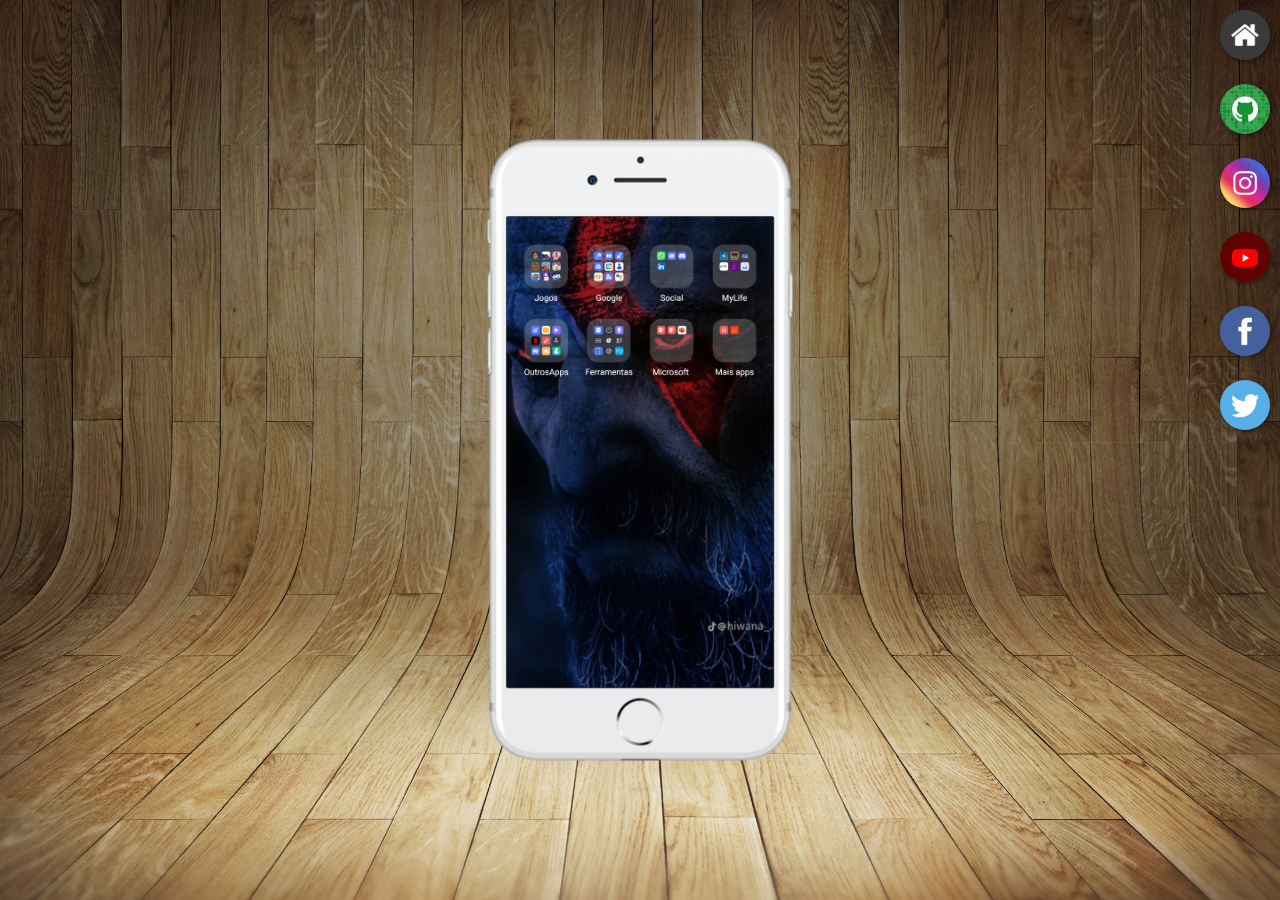
<file: index.html>
<!DOCTYPE html>
<html lang="pt-br">
<head>
    <meta charset="UTF-8">
    <meta http-equiv="X-UA-Compatible" content="IE=edge">
    <meta name="viewport" content="width=device-width, initial-scale=1.0">
    <title>Projeto Redes Sociais</title>
    <link rel="shortcut icon" href="favicon.ico" type="image/x-icon">
    <link rel="stylesheet" href="estilos/style.css">
</head>
<body>
    <main>
        <section id="telefone">
            <iframe src="home.html" frameborder="0" name="tela" id="tela">
                Seu navegador não é compatível com isso.
            </iframe>
        </section>

        <section id="redes-sociais">
            <a href="home.html" target="tela"><img src="imagens/logo-home.jpg" alt="Home"></a> <br>
            <a href="github.html" target="tela"><img src="imagens/logo-github.jpg" alt="GitHub"></a> <br>
            <a href="instagram.html" target="tela"><img src="imagens/logo-instagram.jpg" alt="Instagram"></a> <br>
            <a href="youtube.html" target="tela"><img src="imagens/logo-youtube.jpg" alt="YouTube"></a> <br>
            <a href="facebook.html" target="tela"><img src="imagens/logo-facebook.jpg" alt="Facebook"></a> <br>
            <a href="home.html" target="tela"><img src="imagens/logo-twitter.jpg" alt="Twitter"></a>
        </section>
    </main>
</body>
</html>
</file>
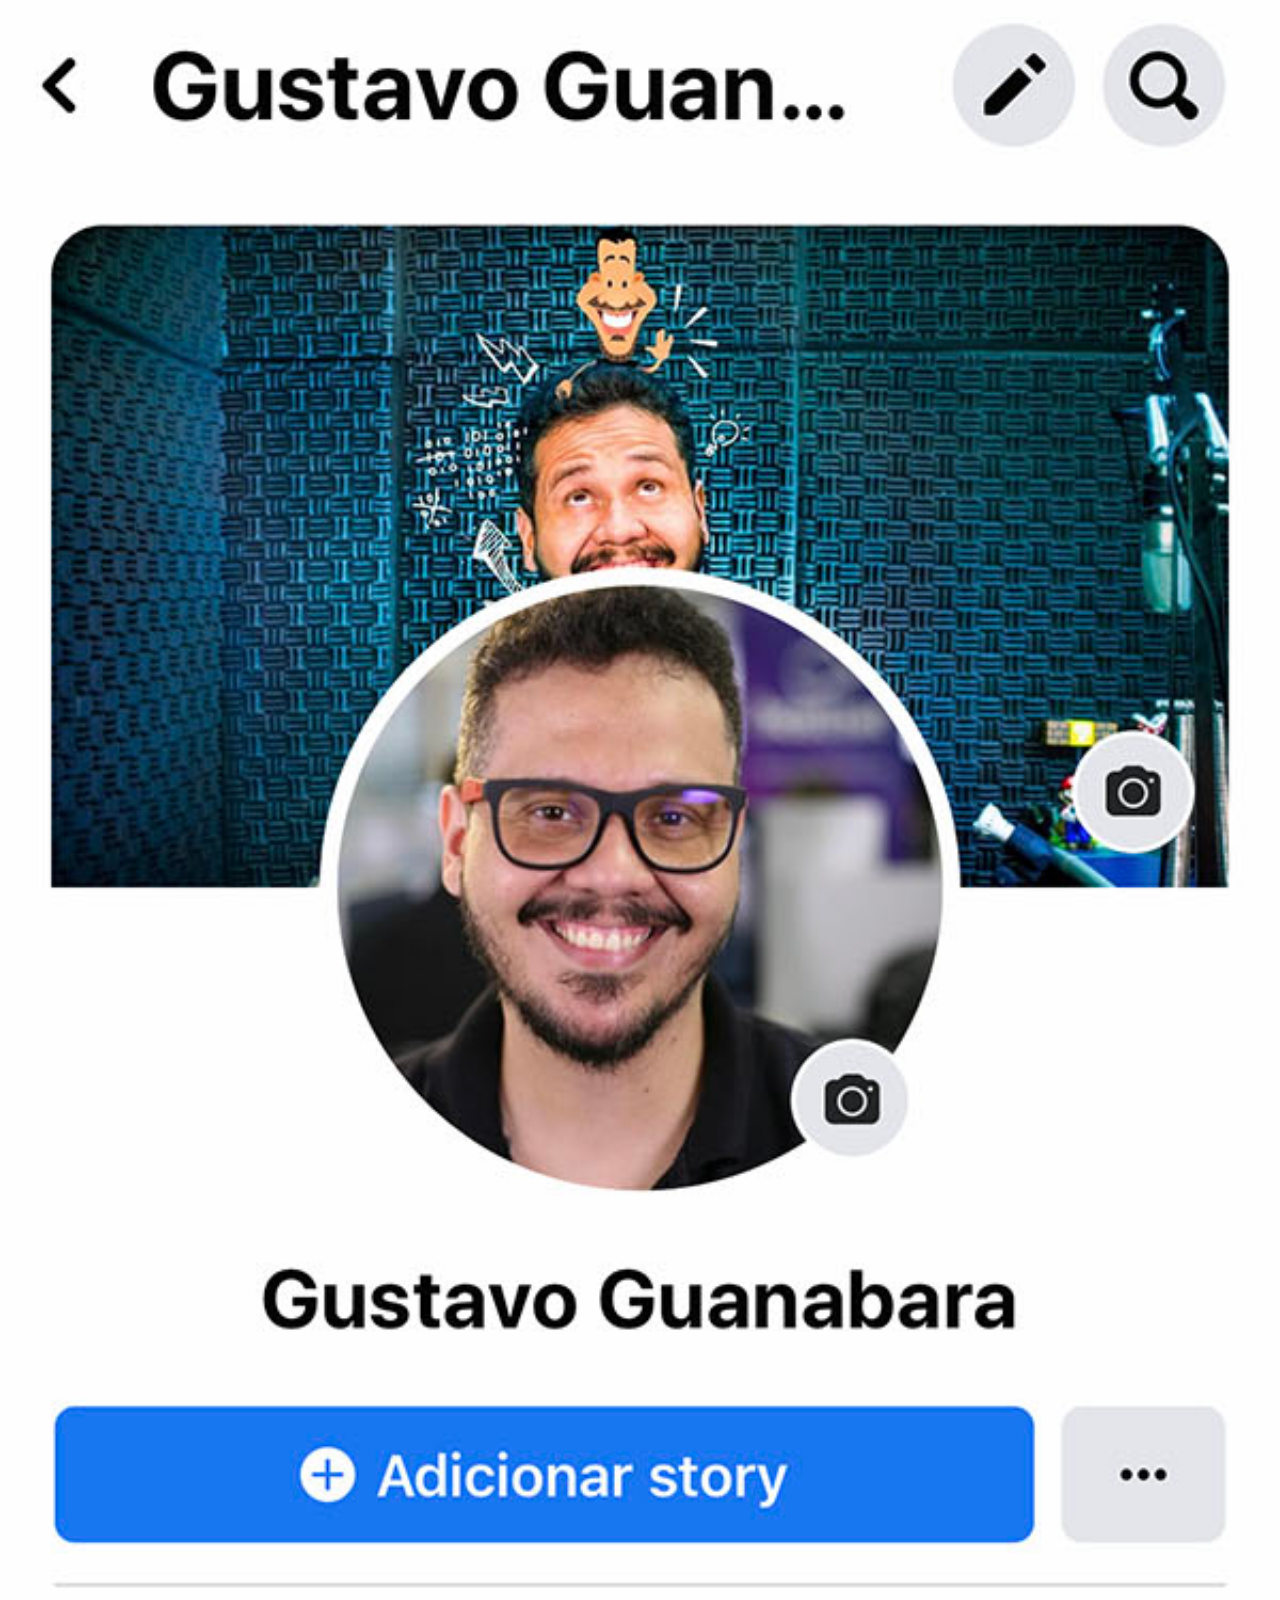
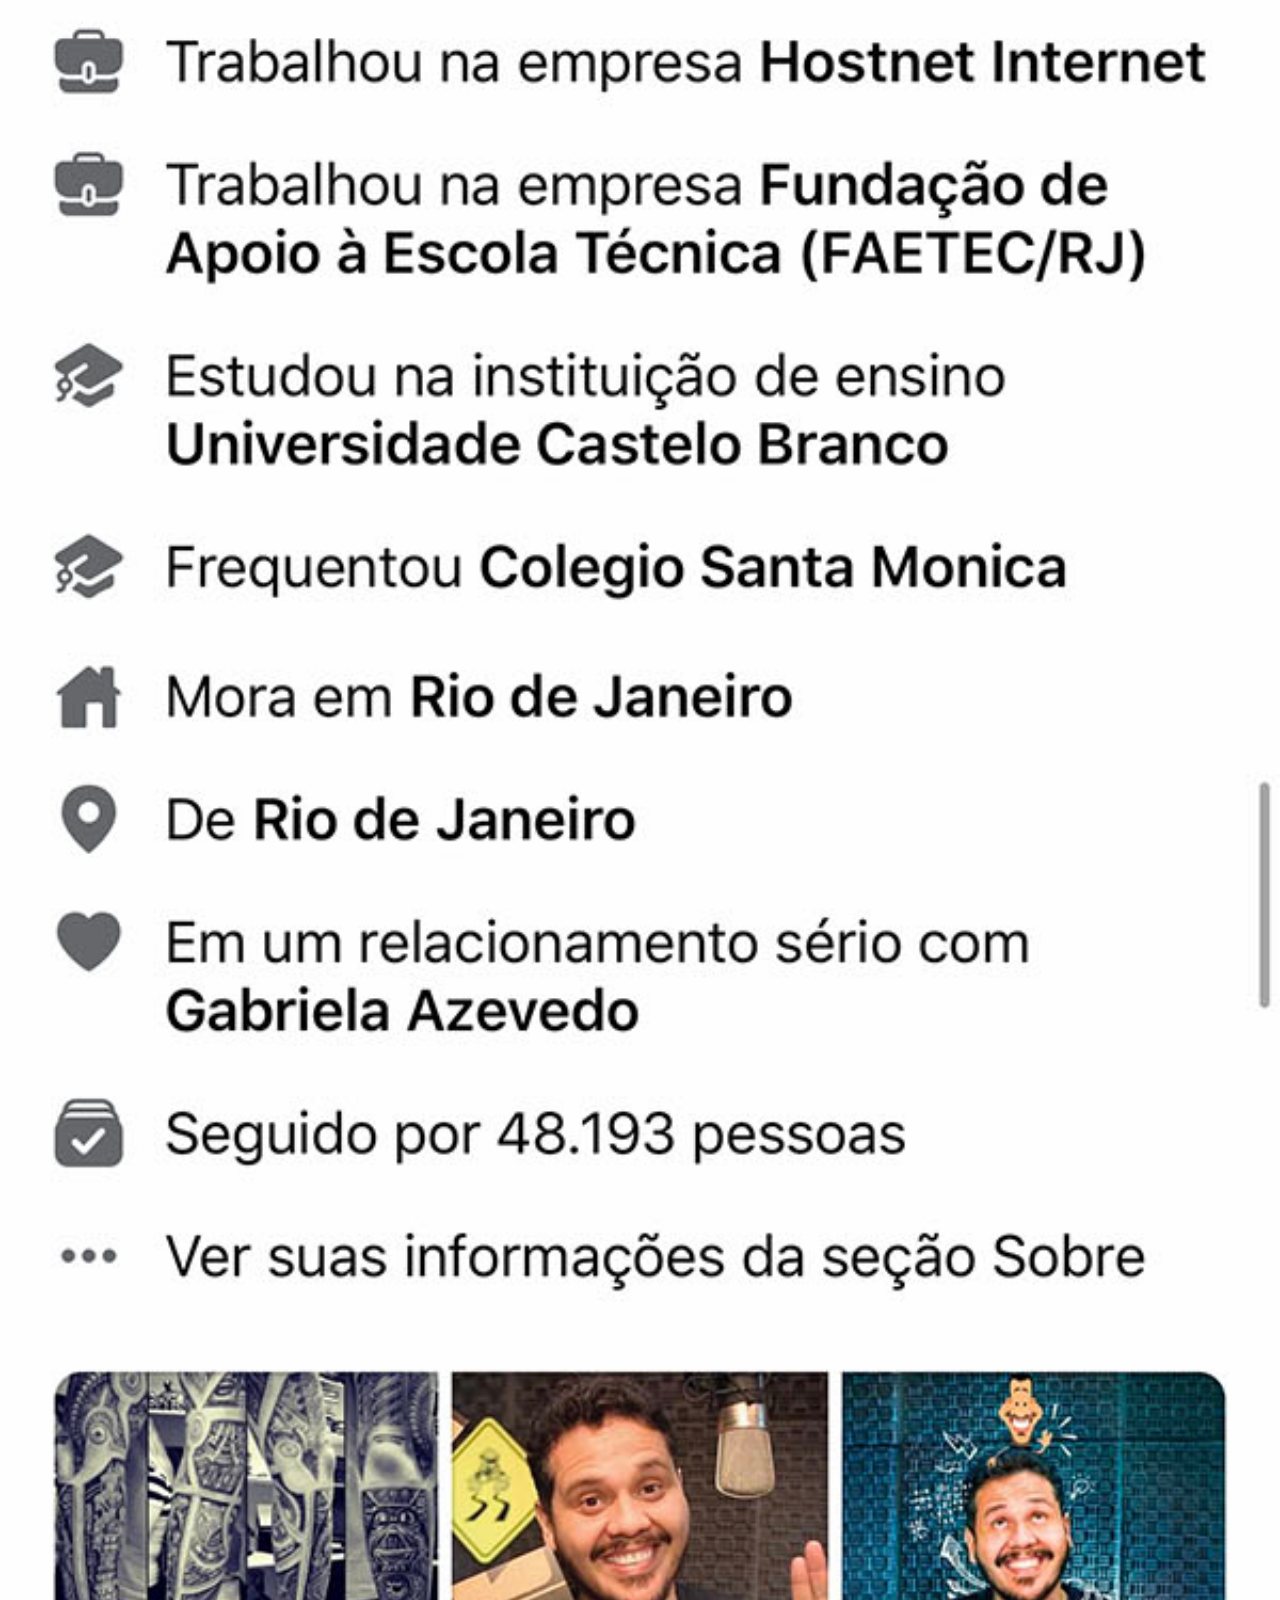
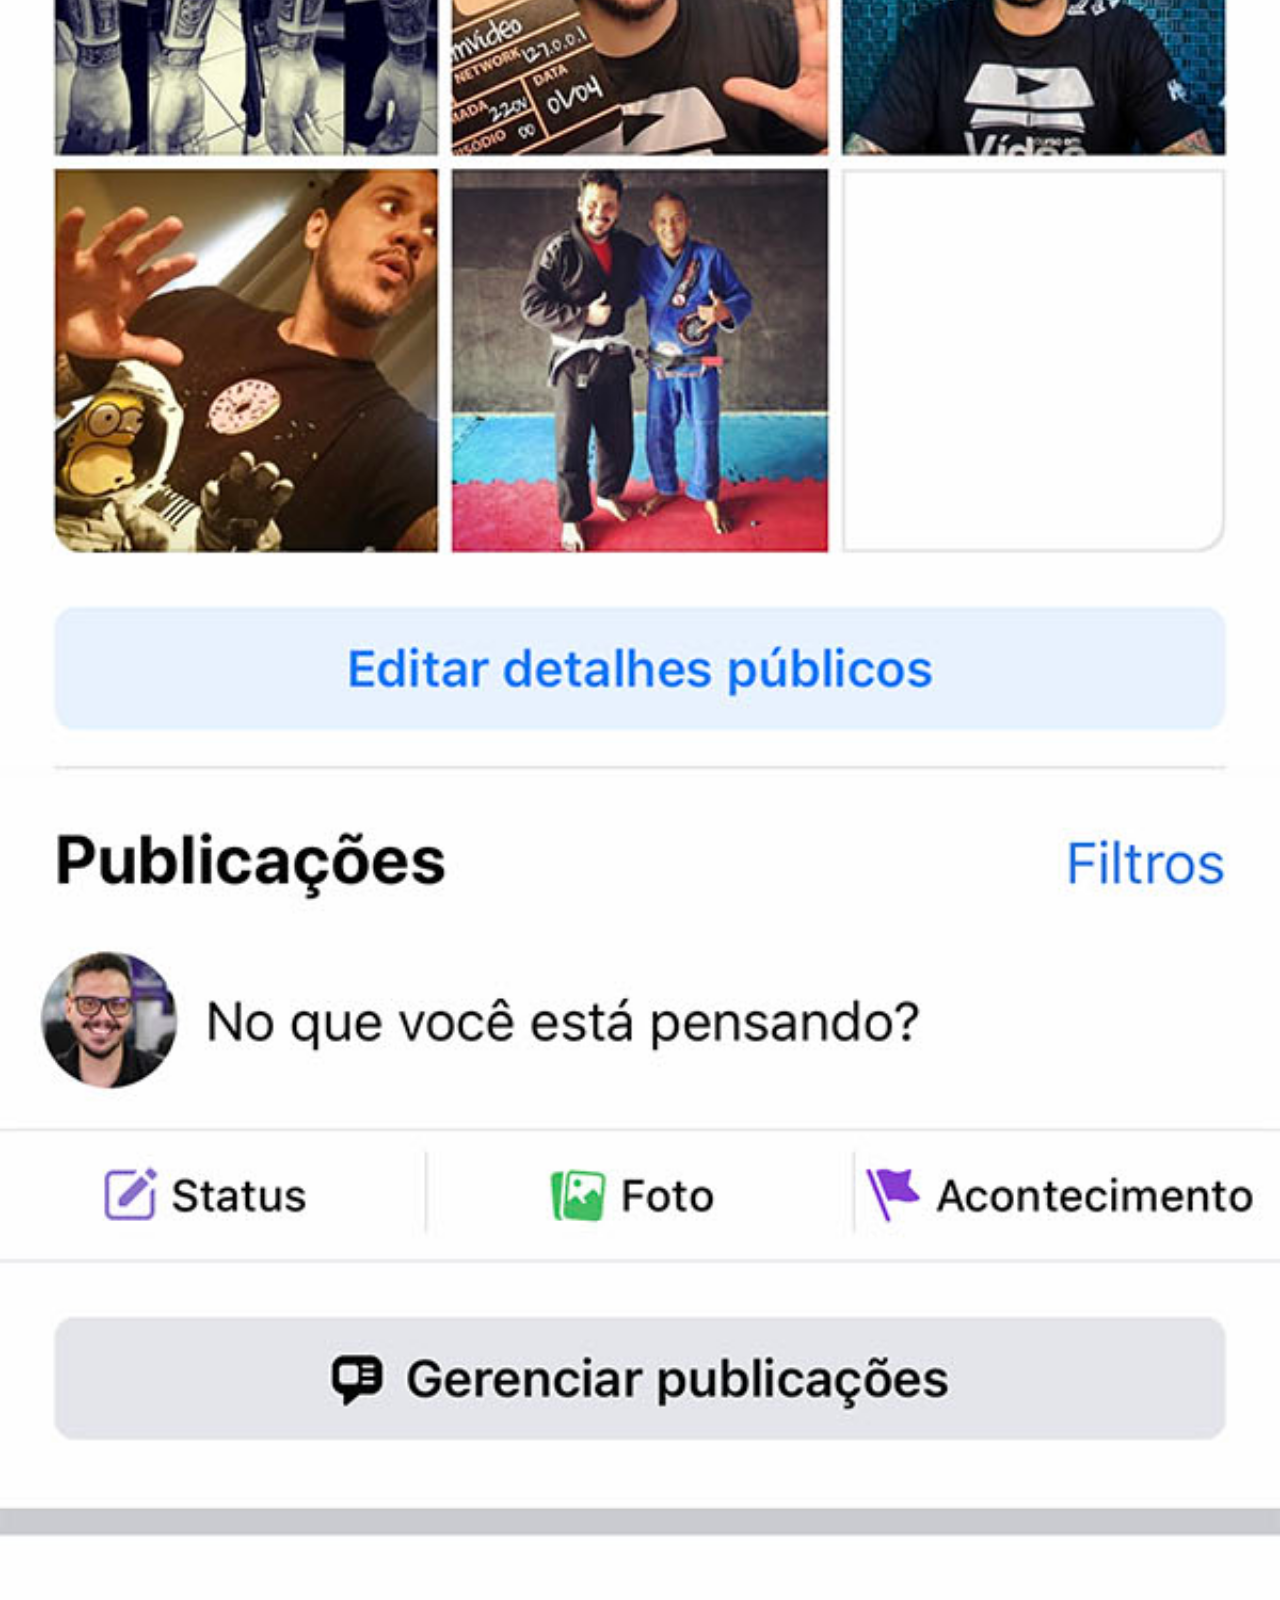
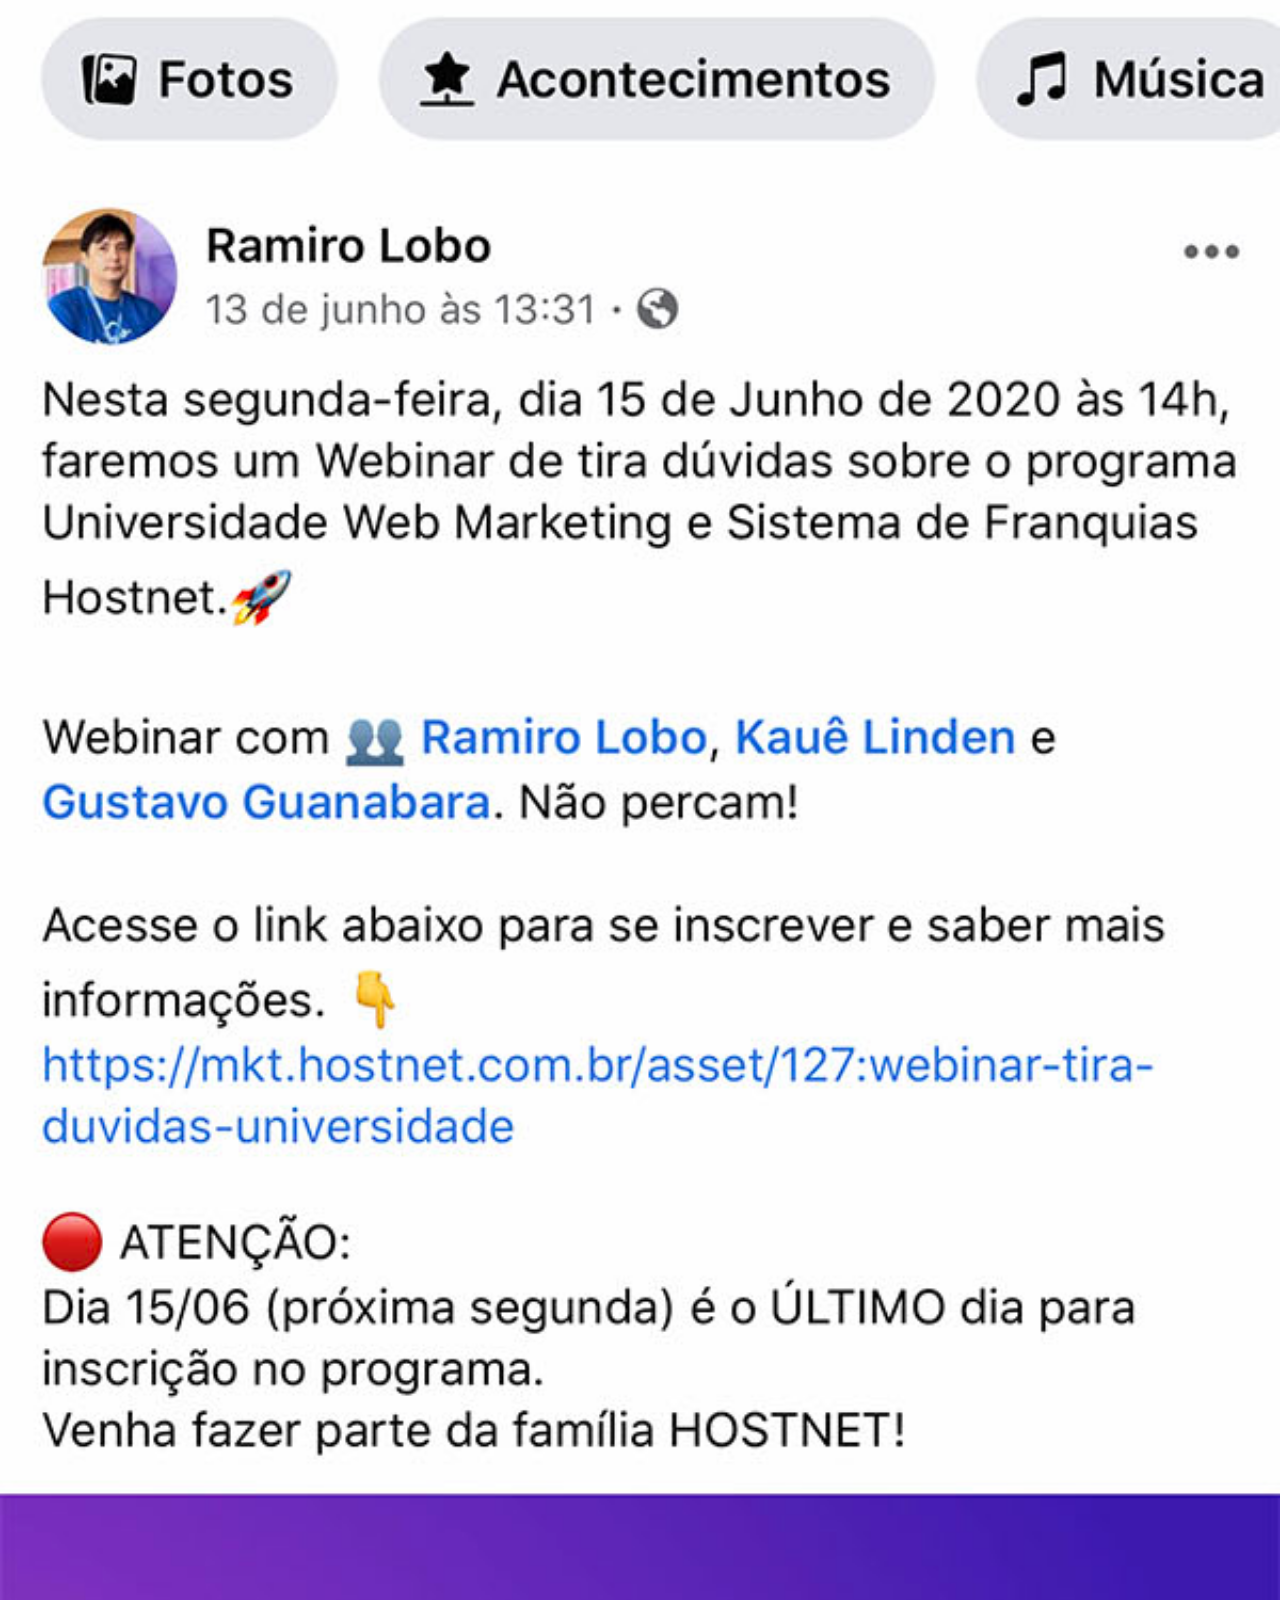
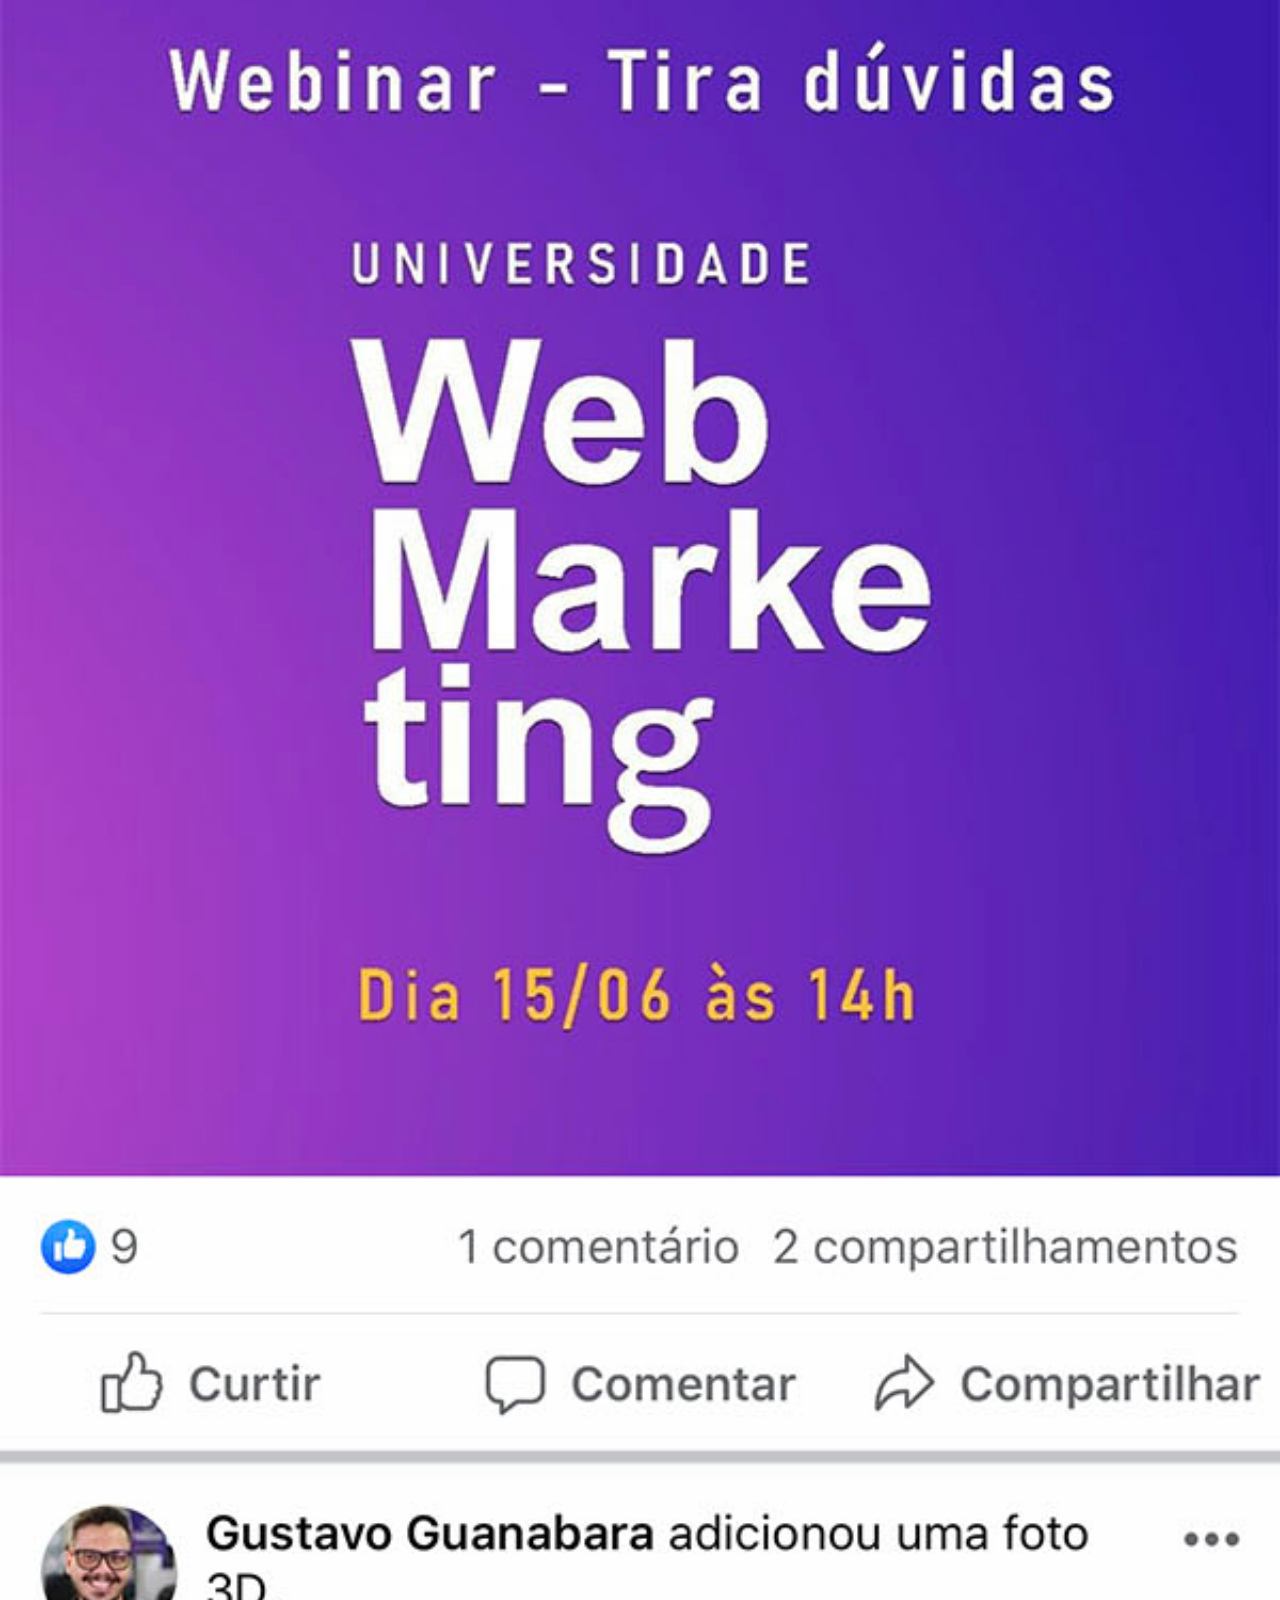
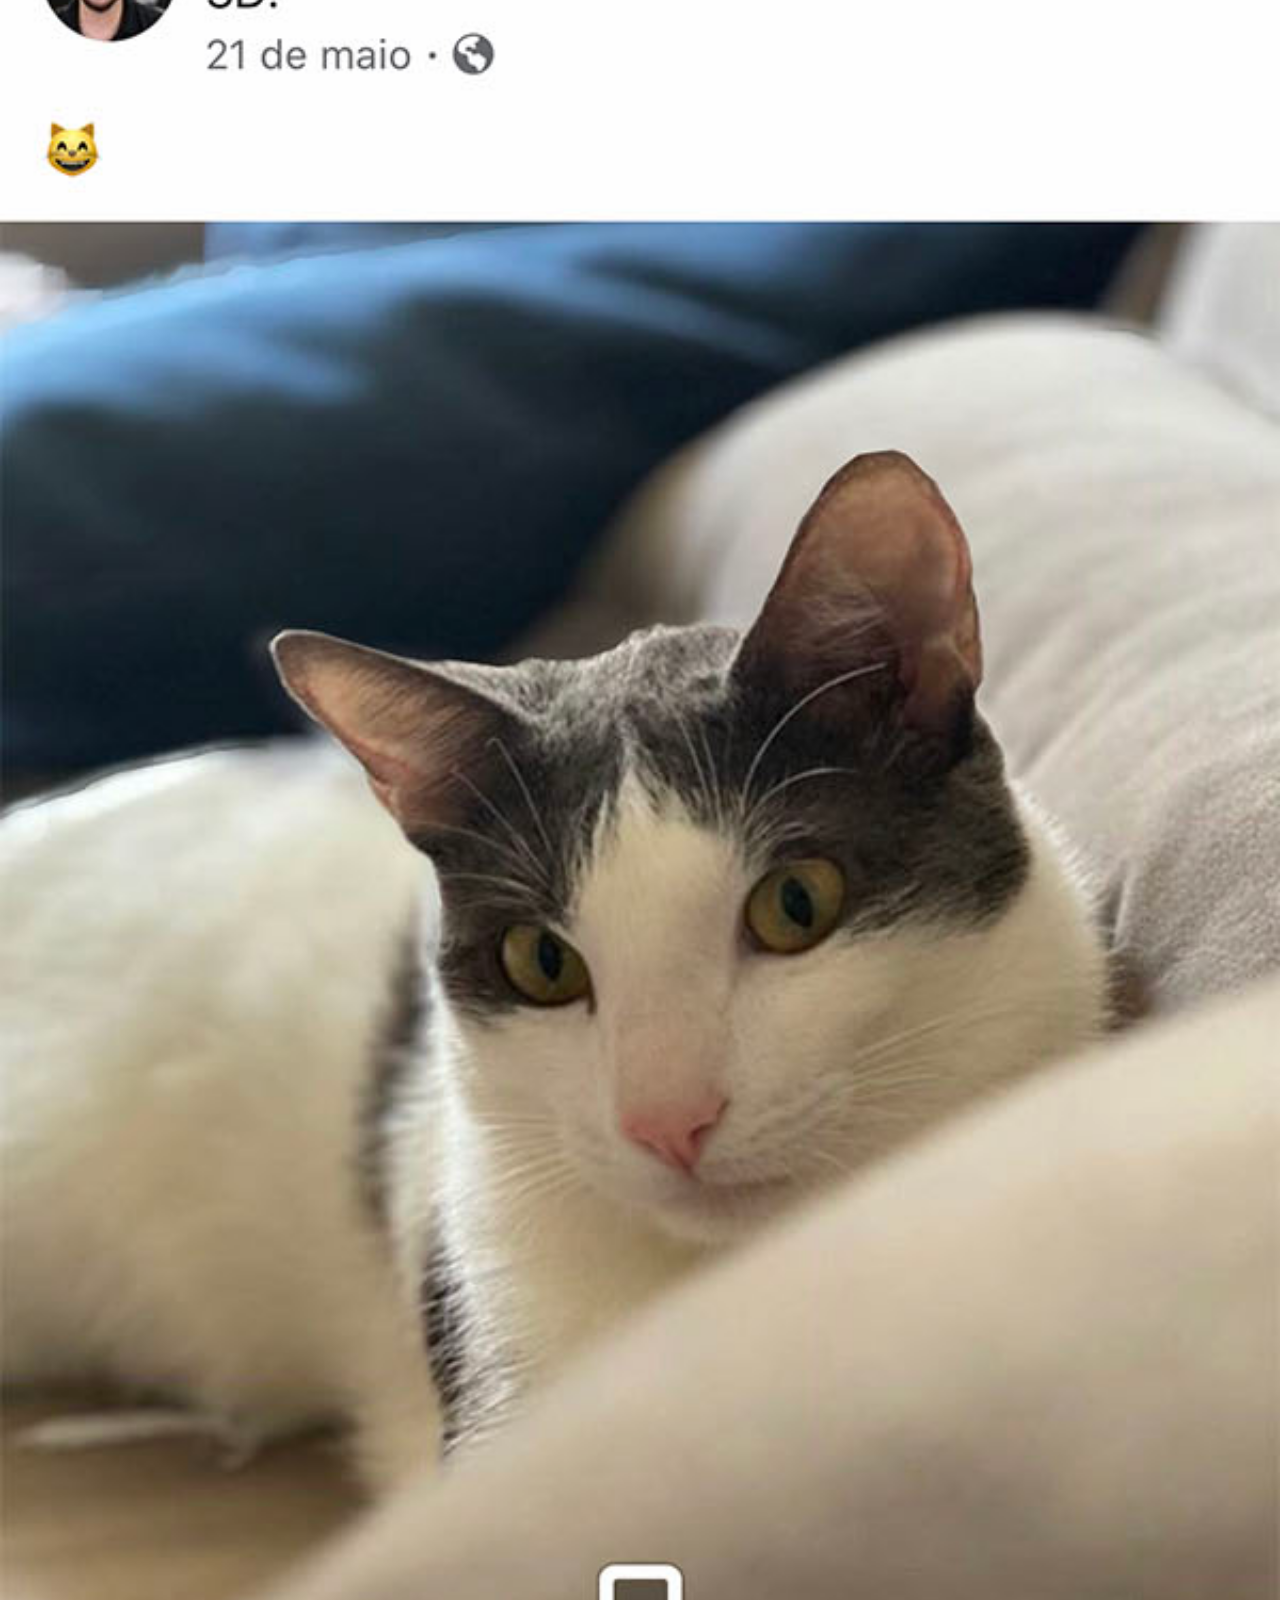
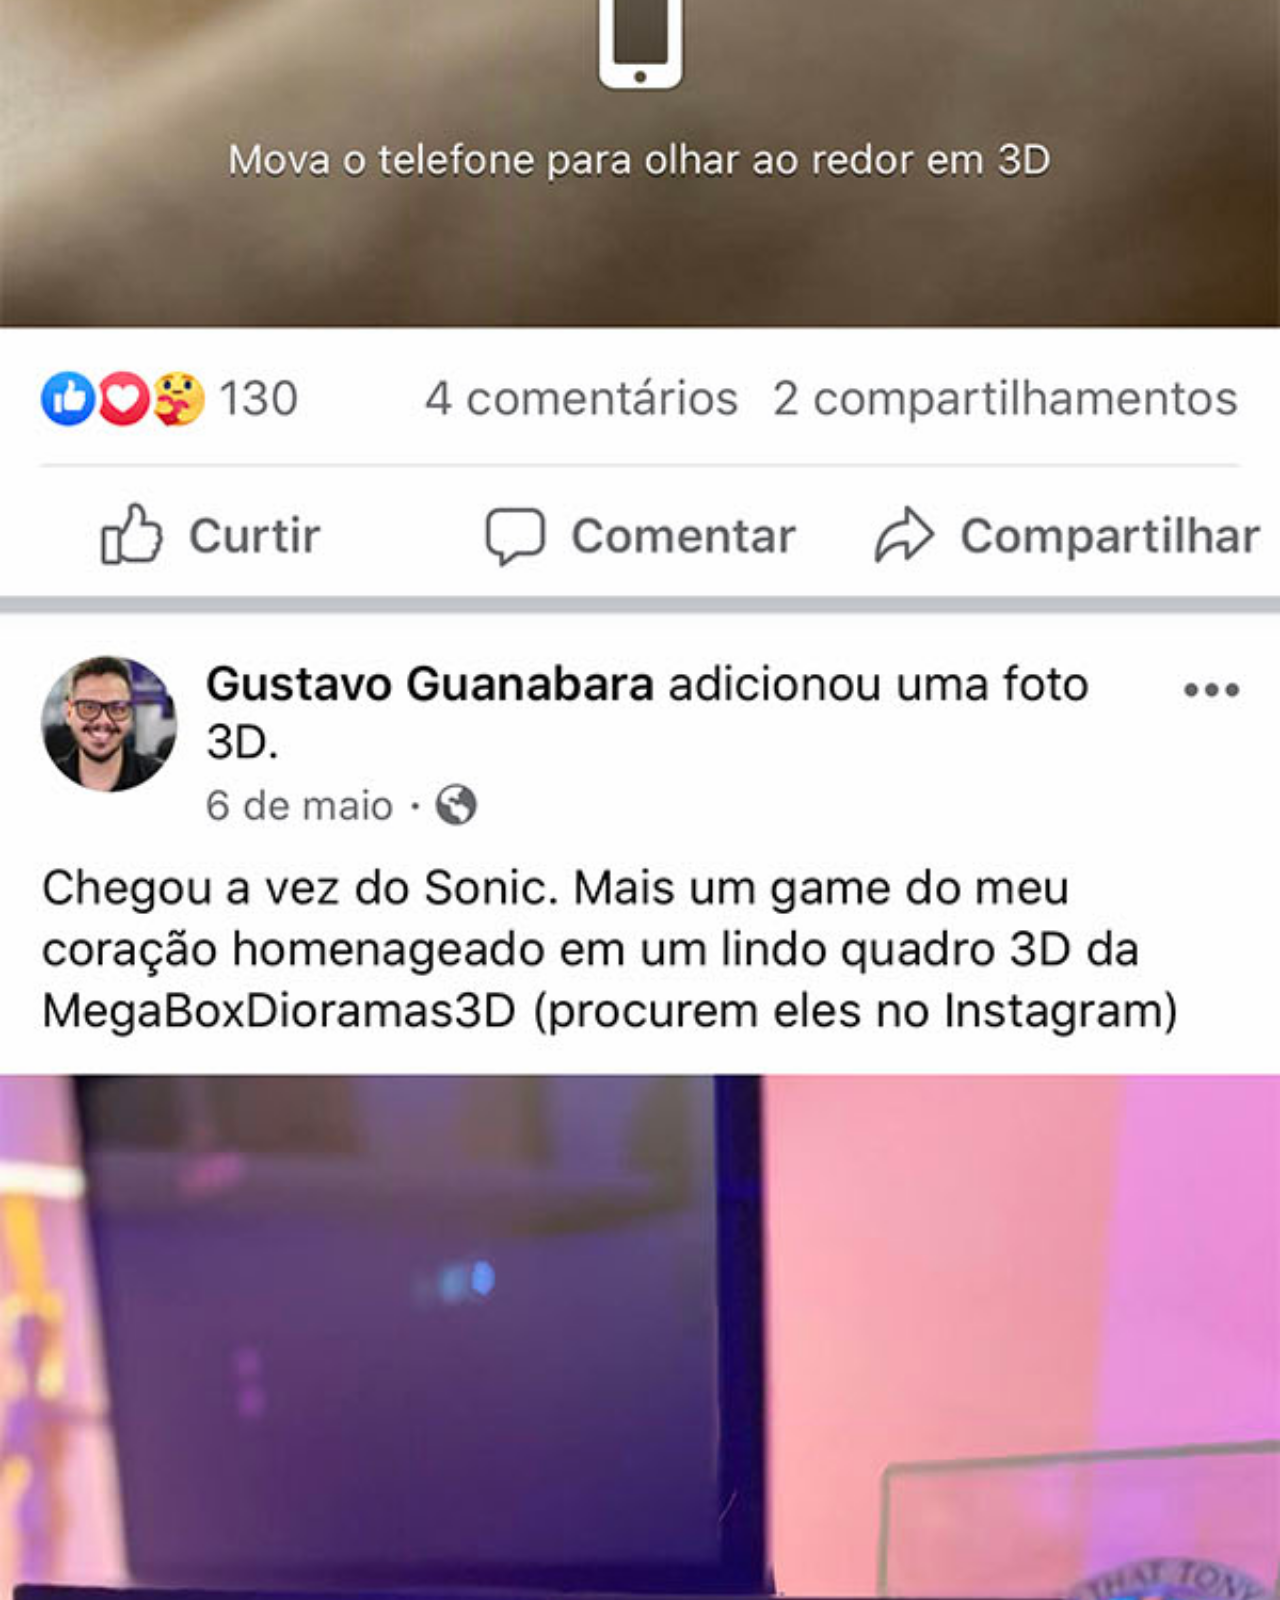
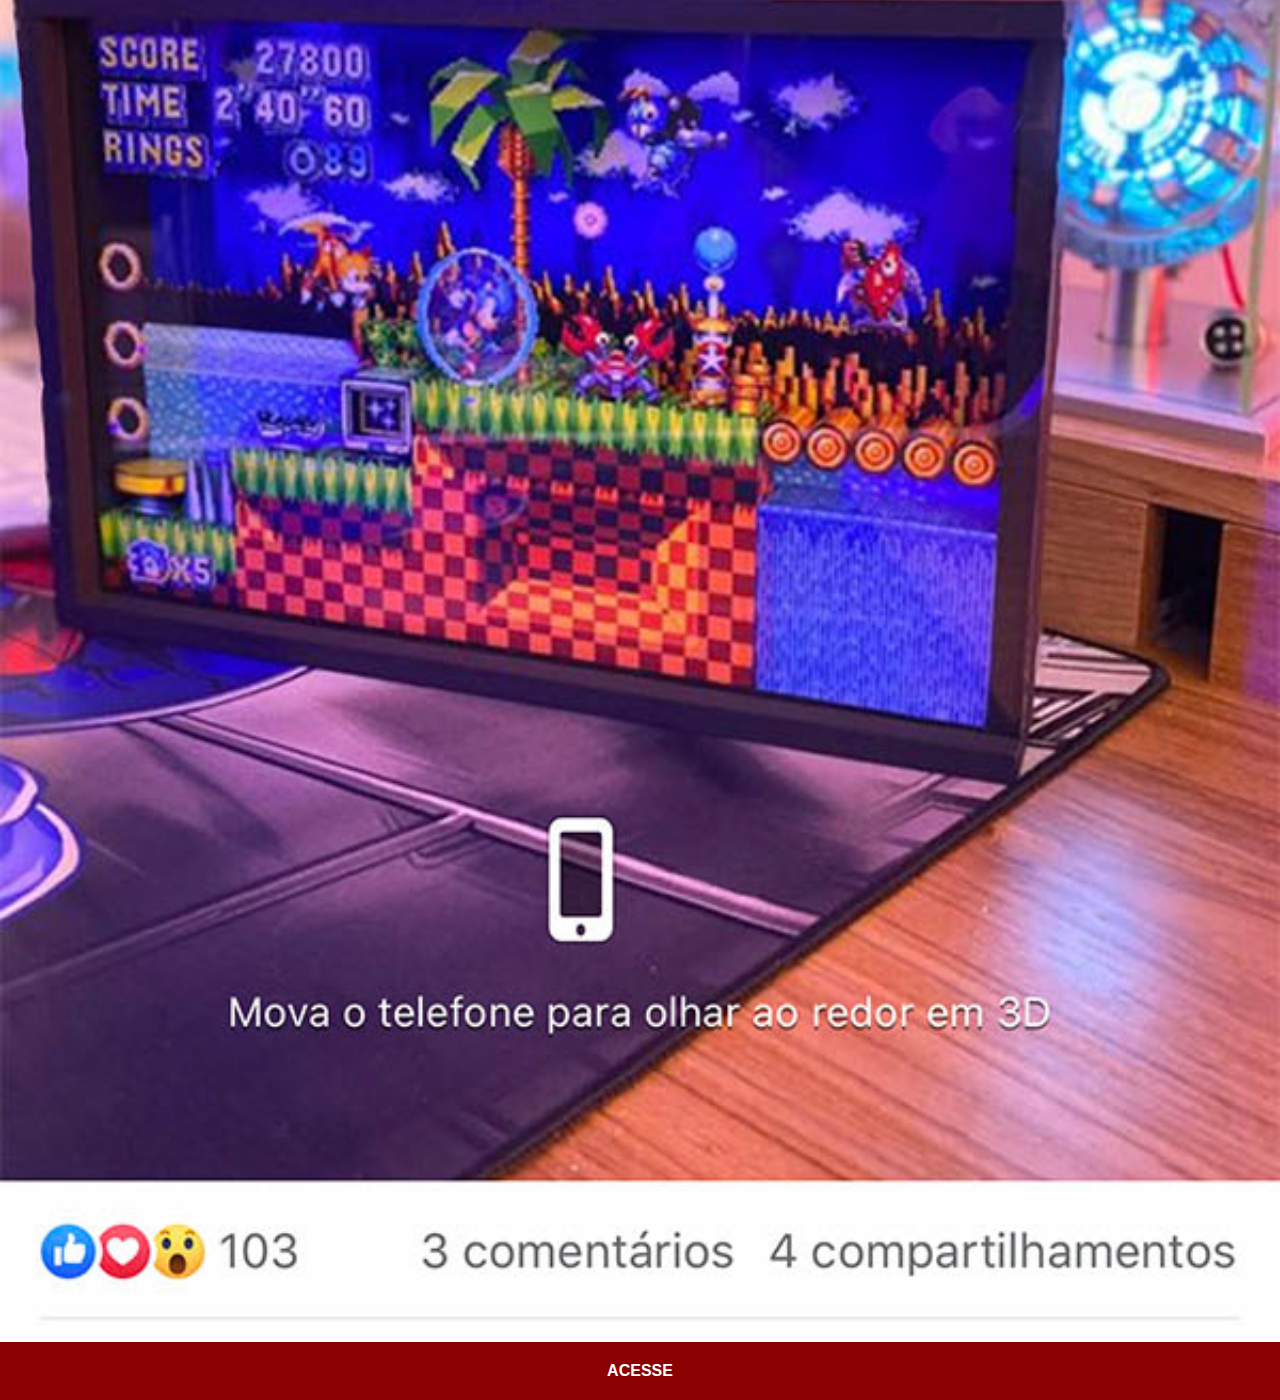
<file: facebook.html>
<!DOCTYPE html>
<html lang="pt-br">
<head>
    <meta charset="UTF-8">
    <meta http-equiv="X-UA-Compatible" content="IE=edge">
    <meta name="viewport" content="width=device-width, initial-scale=1.0">
    <title>Facebook</title>
    <link rel="stylesheet" href="estilos/social.css">
</head>
<body>
    <img src="imagens/tela-facebook.jpg" alt="Facebook">
    <a href="https://www.facebook.com/profile.php?id=100071712642129" target="_blank">ACESSE</a>
</body>
</html>
</file>
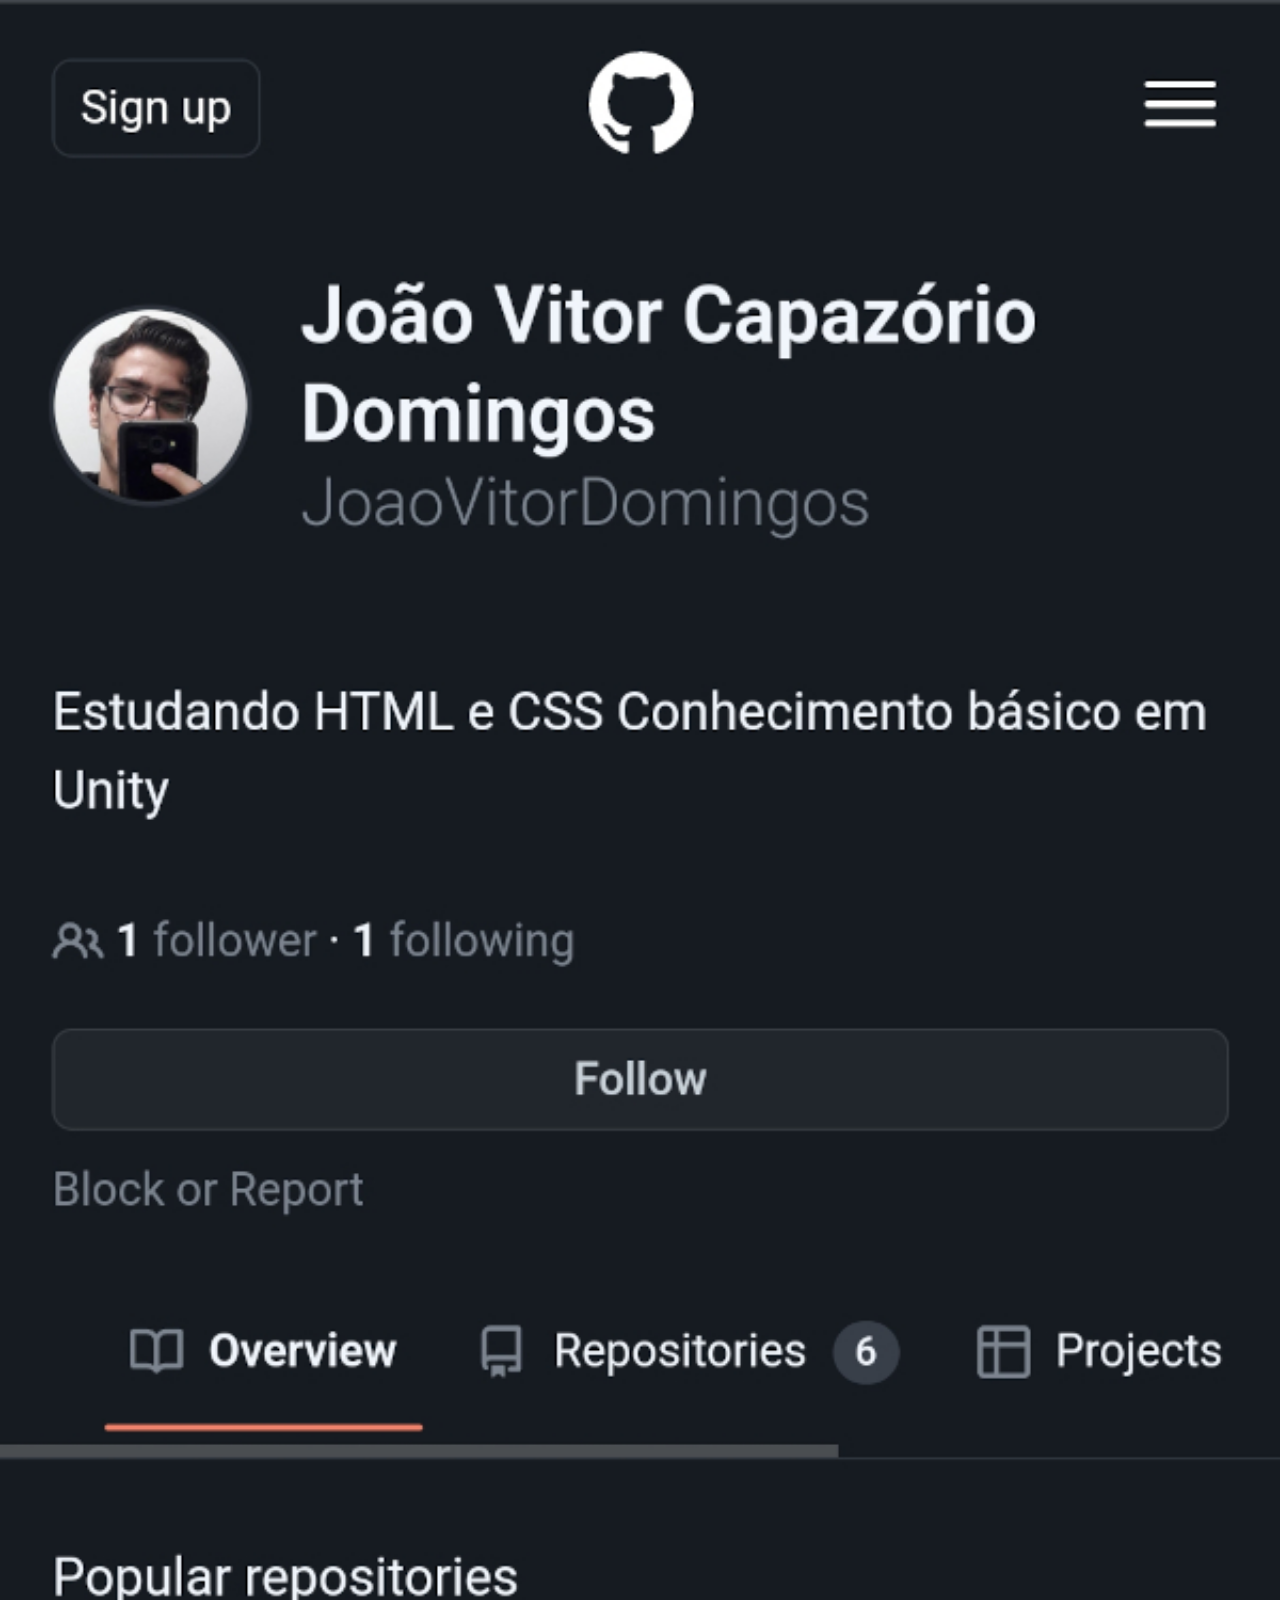
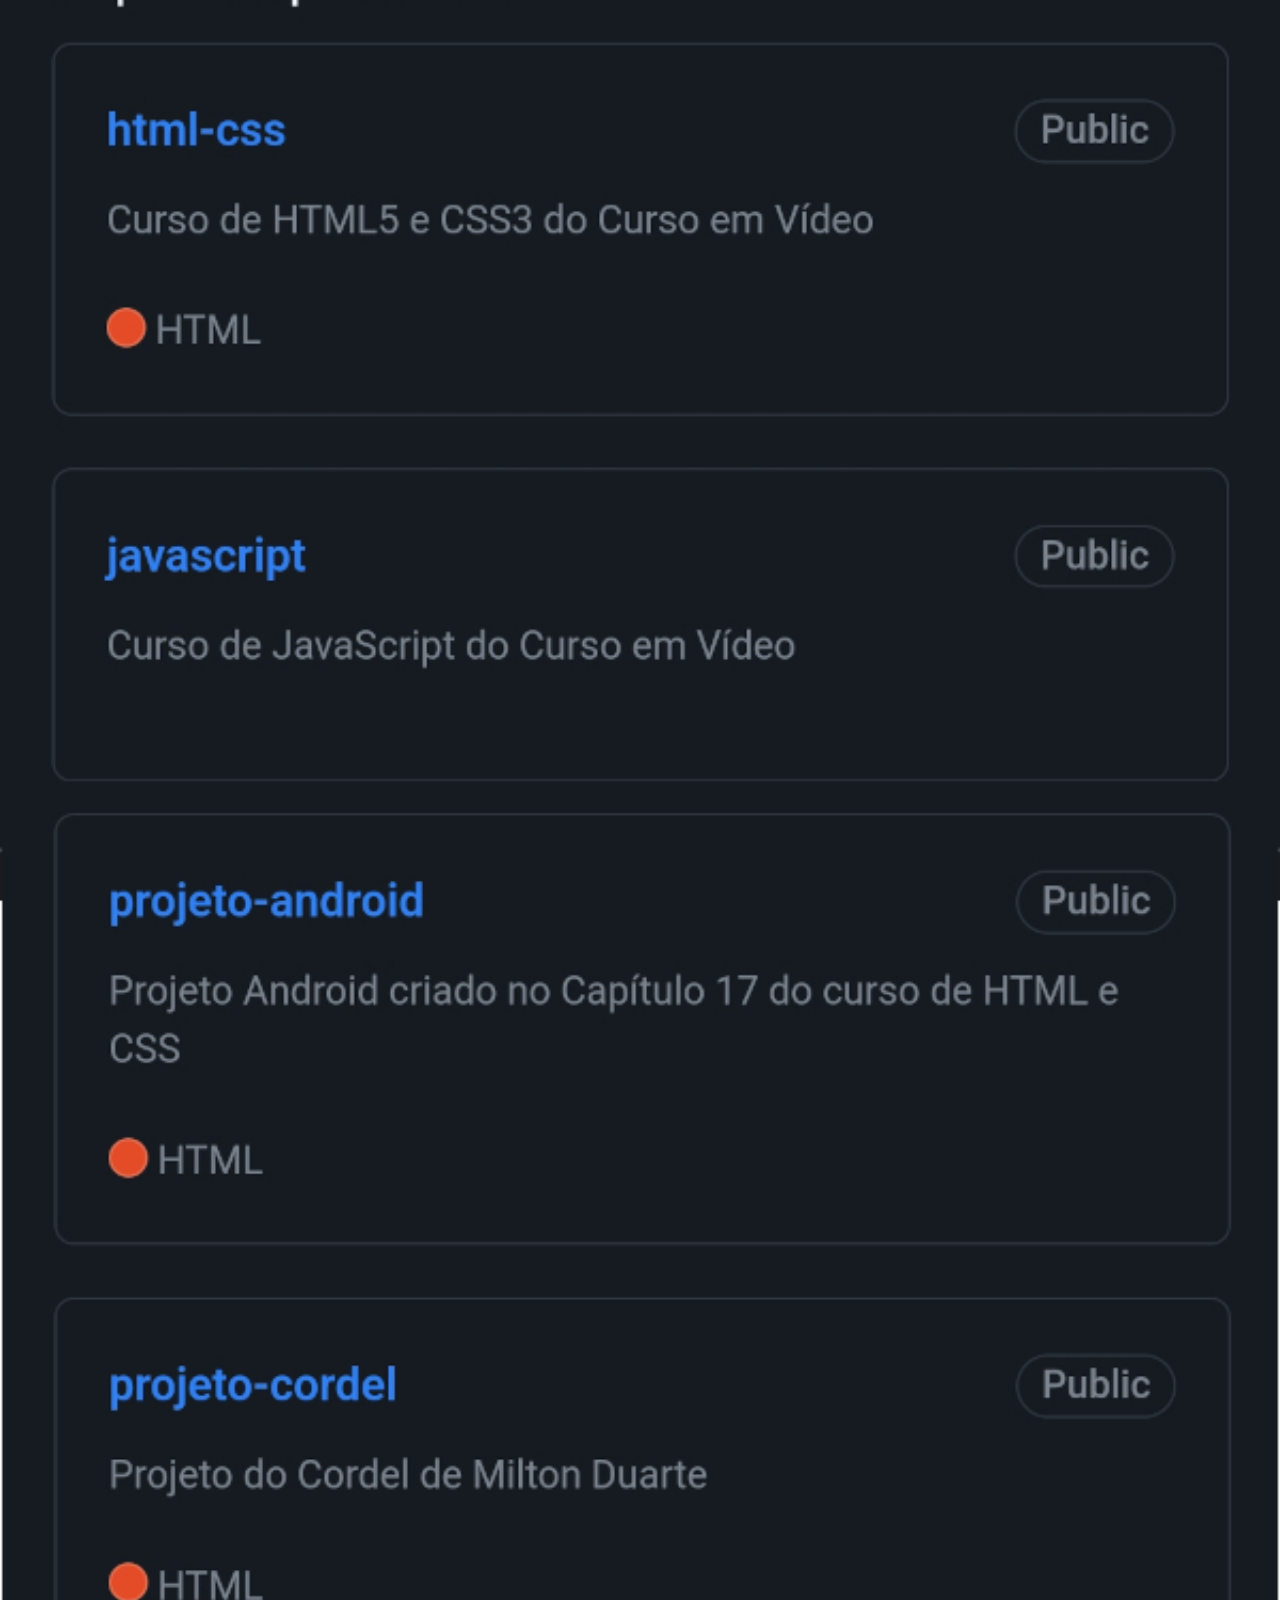
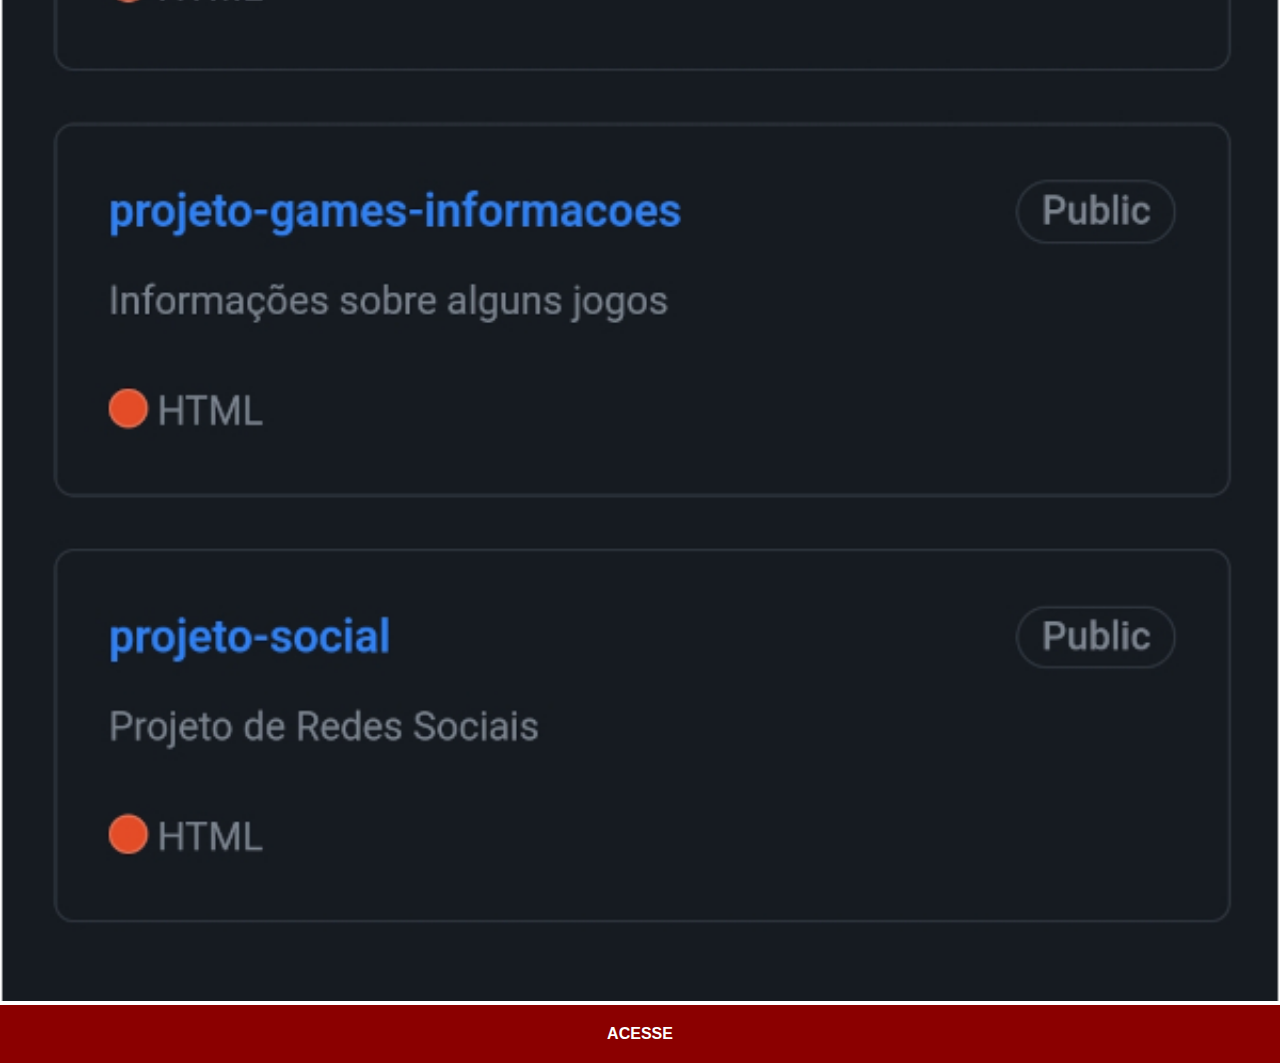
<file: github.html>
<!DOCTYPE html>
<html lang="pt-br">
<head>
    <meta charset="UTF-8">
    <meta http-equiv="X-UA-Compatible" content="IE=edge">
    <meta name="viewport" content="width=device-width, initial-scale=1.0">
    <title>GitHub</title>
    <link rel="stylesheet" href="estilos/social.css">
</head>
<body>
    <img src="imagens/minhas-imgs/meu-github.jpg" alt="GitHub">
    <a href="https://github.com/JoaoVitorDomingos" target="_blank">ACESSE</a>
</body>
</html>
</file>
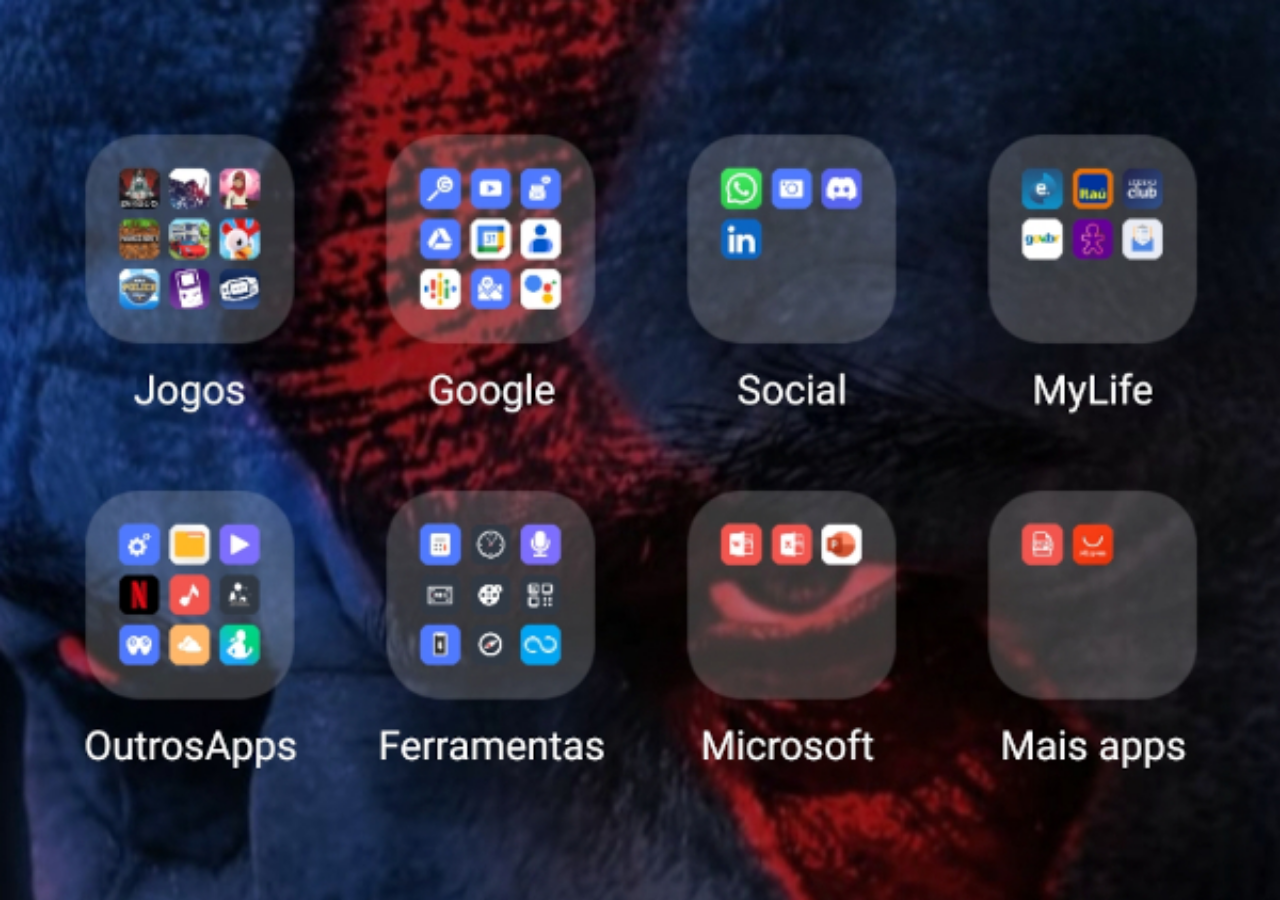
<file: home.html>
<!DOCTYPE html>
<html lang="pt-br">
<head>
    <meta charset="UTF-8">
    <meta http-equiv="X-UA-Compatible" content="IE=edge">
    <meta name="viewport" content="width=device-width, initial-scale=1.0">
    <title>Home</title>

    <style>
        * {
            margin: 0px;
            padding: 0px;
        }

        body {
            width: 100vw;
            height: 100vh;
            background: black url("imagens/minhas-imgs/meu-home.jpg") no-repeat top center;
            background-size: cover;
        }
    </style>

</head>
<body>
    
</body>
</html>
</file>
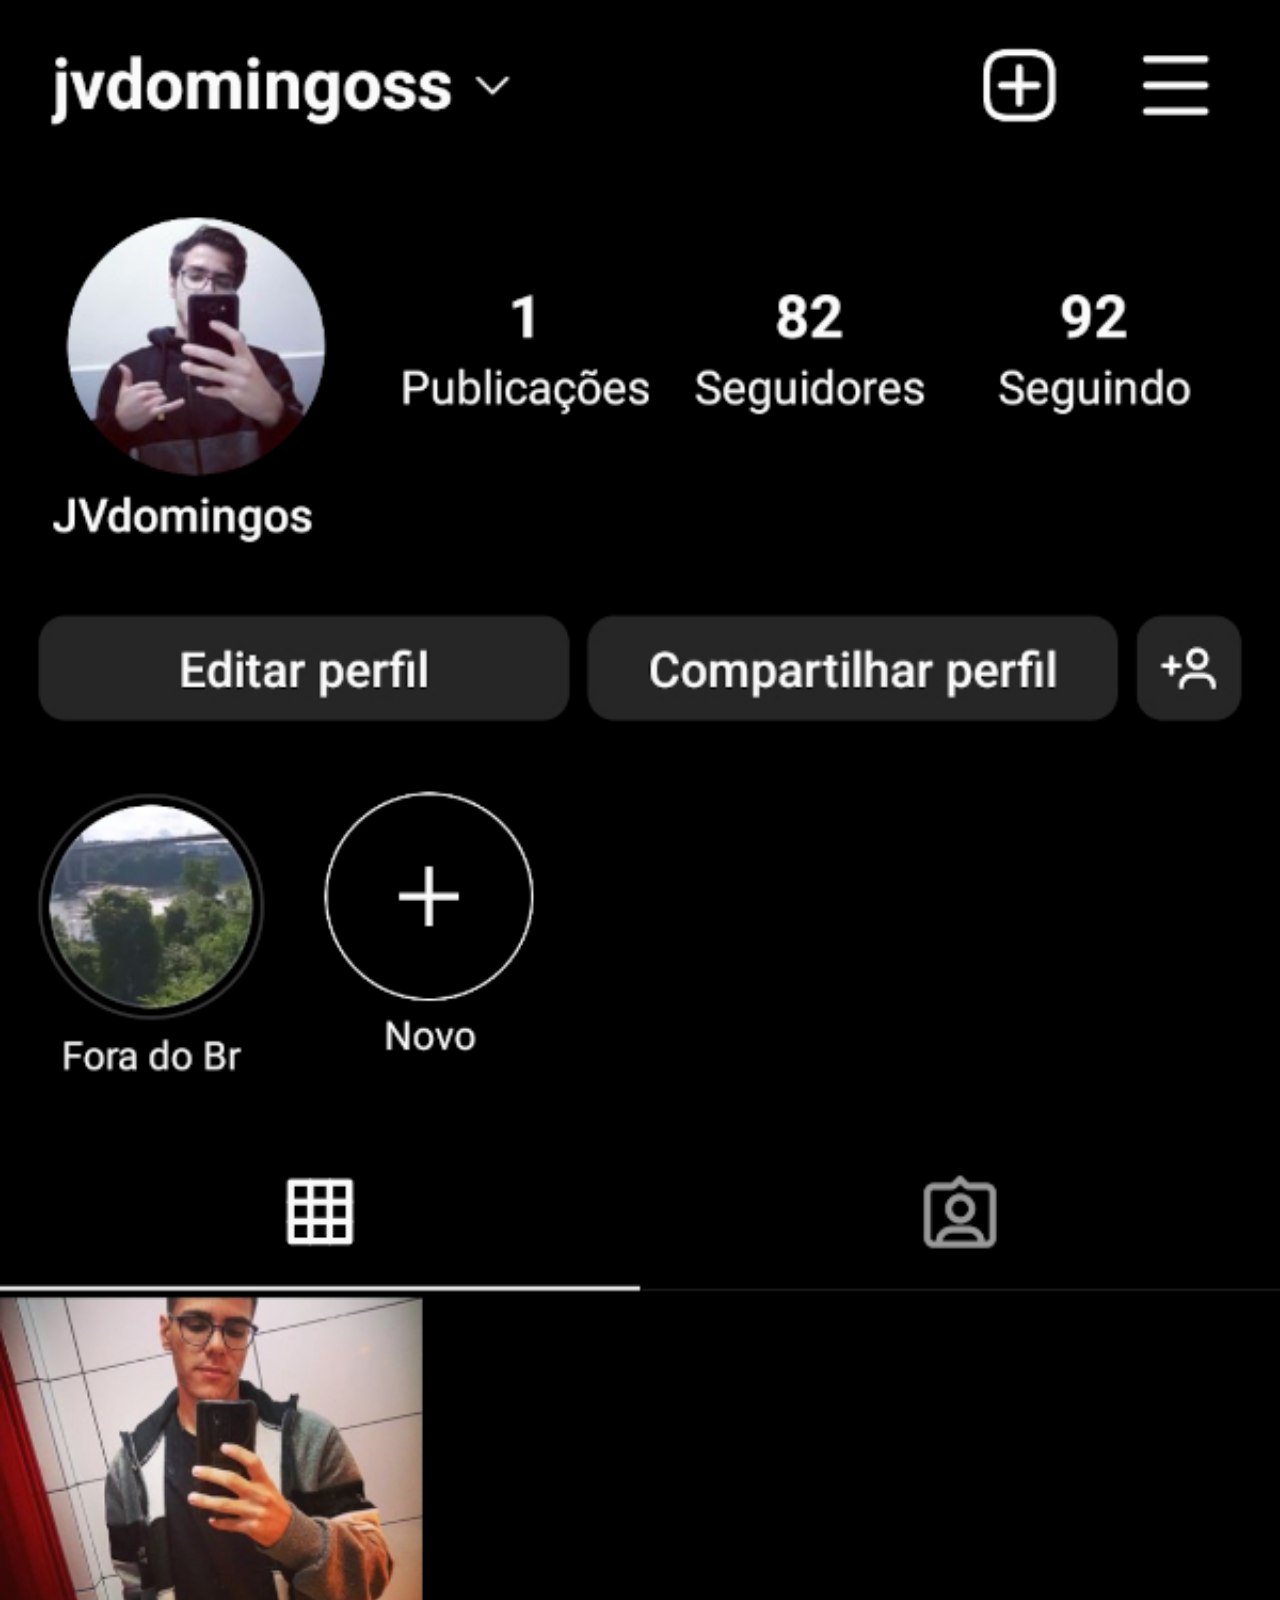
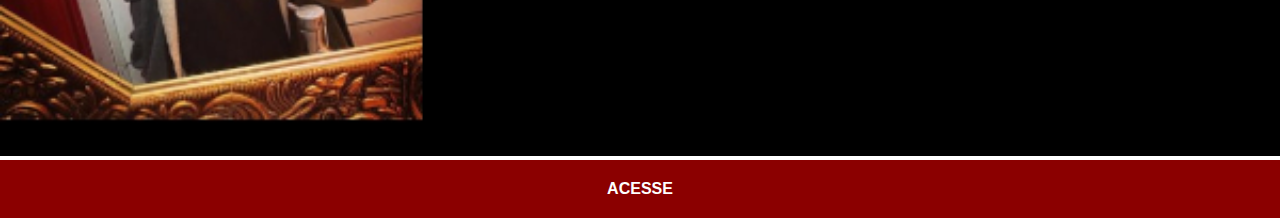
<file: instagram.html>
<!DOCTYPE html>
<html lang="pt-br">
<head>
    <meta charset="UTF-8">
    <meta http-equiv="X-UA-Compatible" content="IE=edge">
    <meta name="viewport" content="width=device-width, initial-scale=1.0">
    <title>Instagram</title>
    <link rel="stylesheet" href="estilos/social.css">
</head>
<body>
    <img src="imagens/minhas-imgs/meu-instagram.jpg" alt="Instagram">
    <a href="https://www.instagram.com/jvdomingoss/" target="_blank">ACESSE</a>
</body>
</html>
</file>
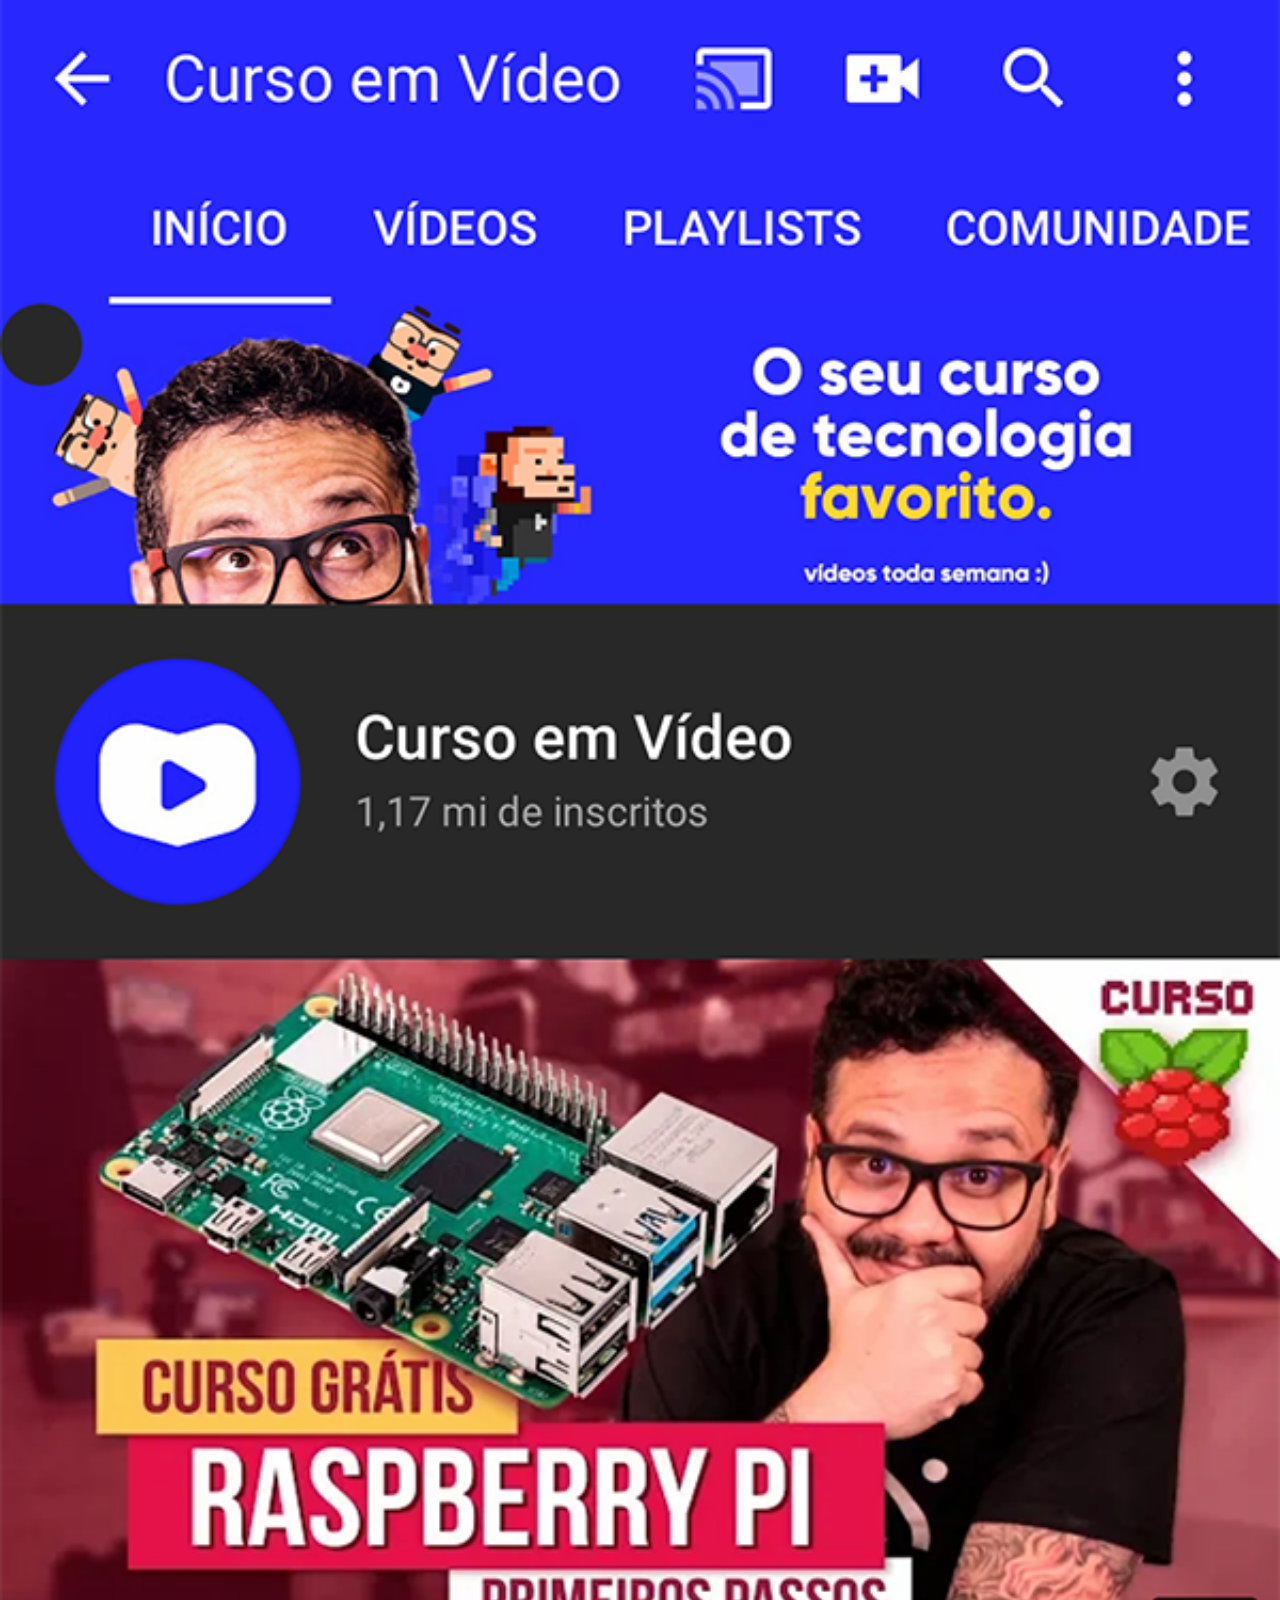
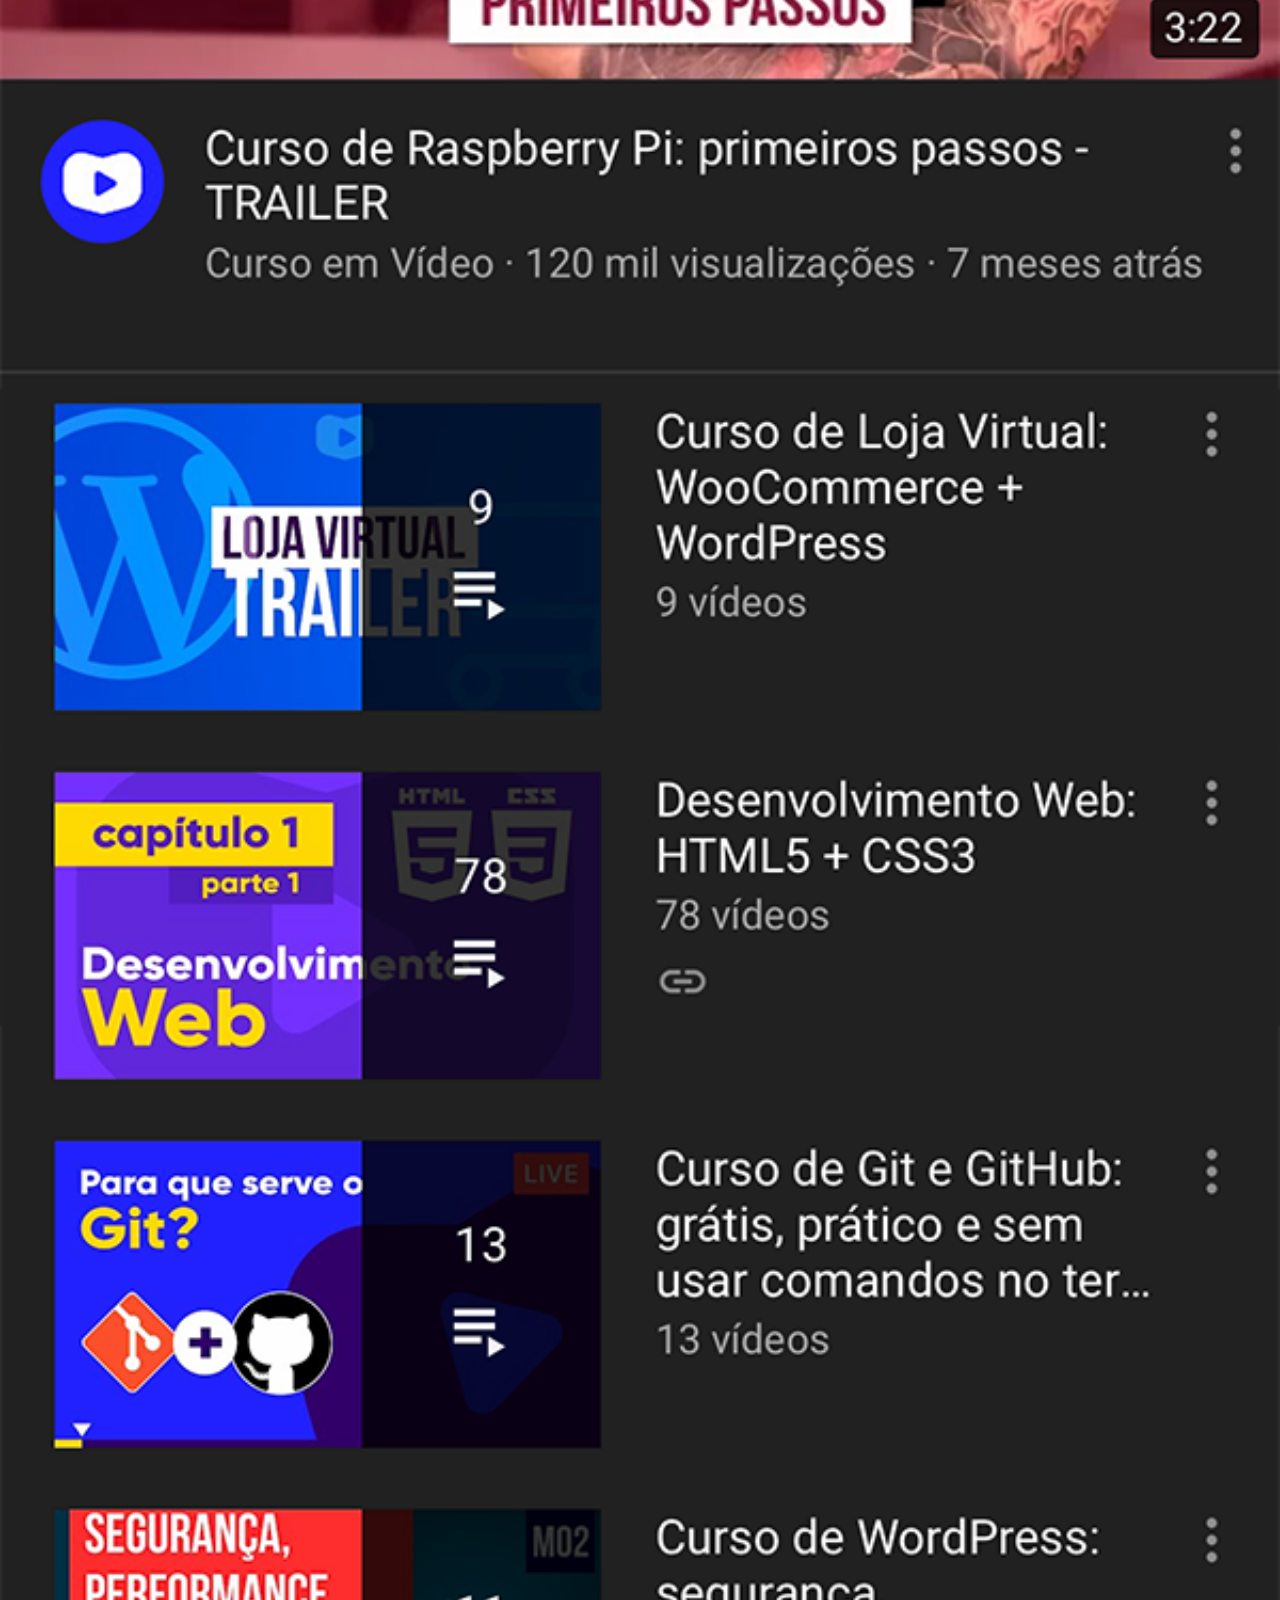
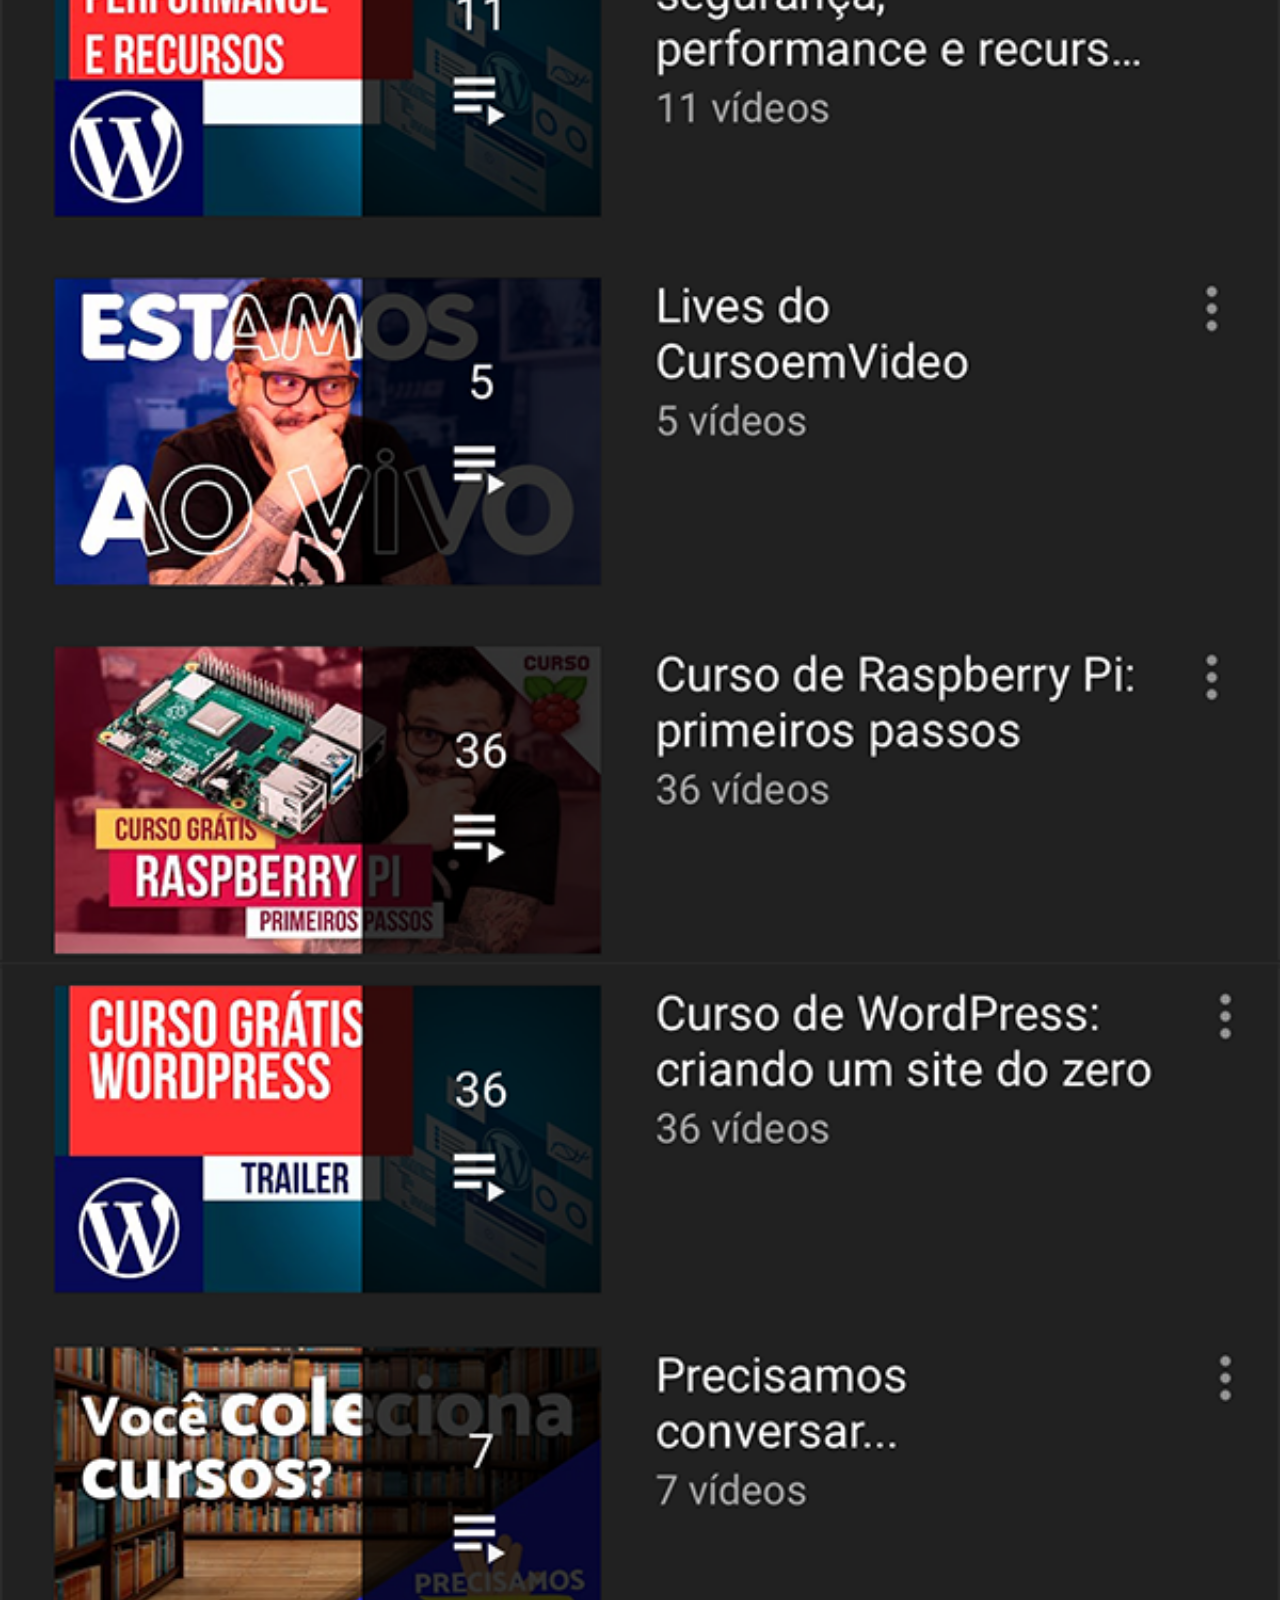
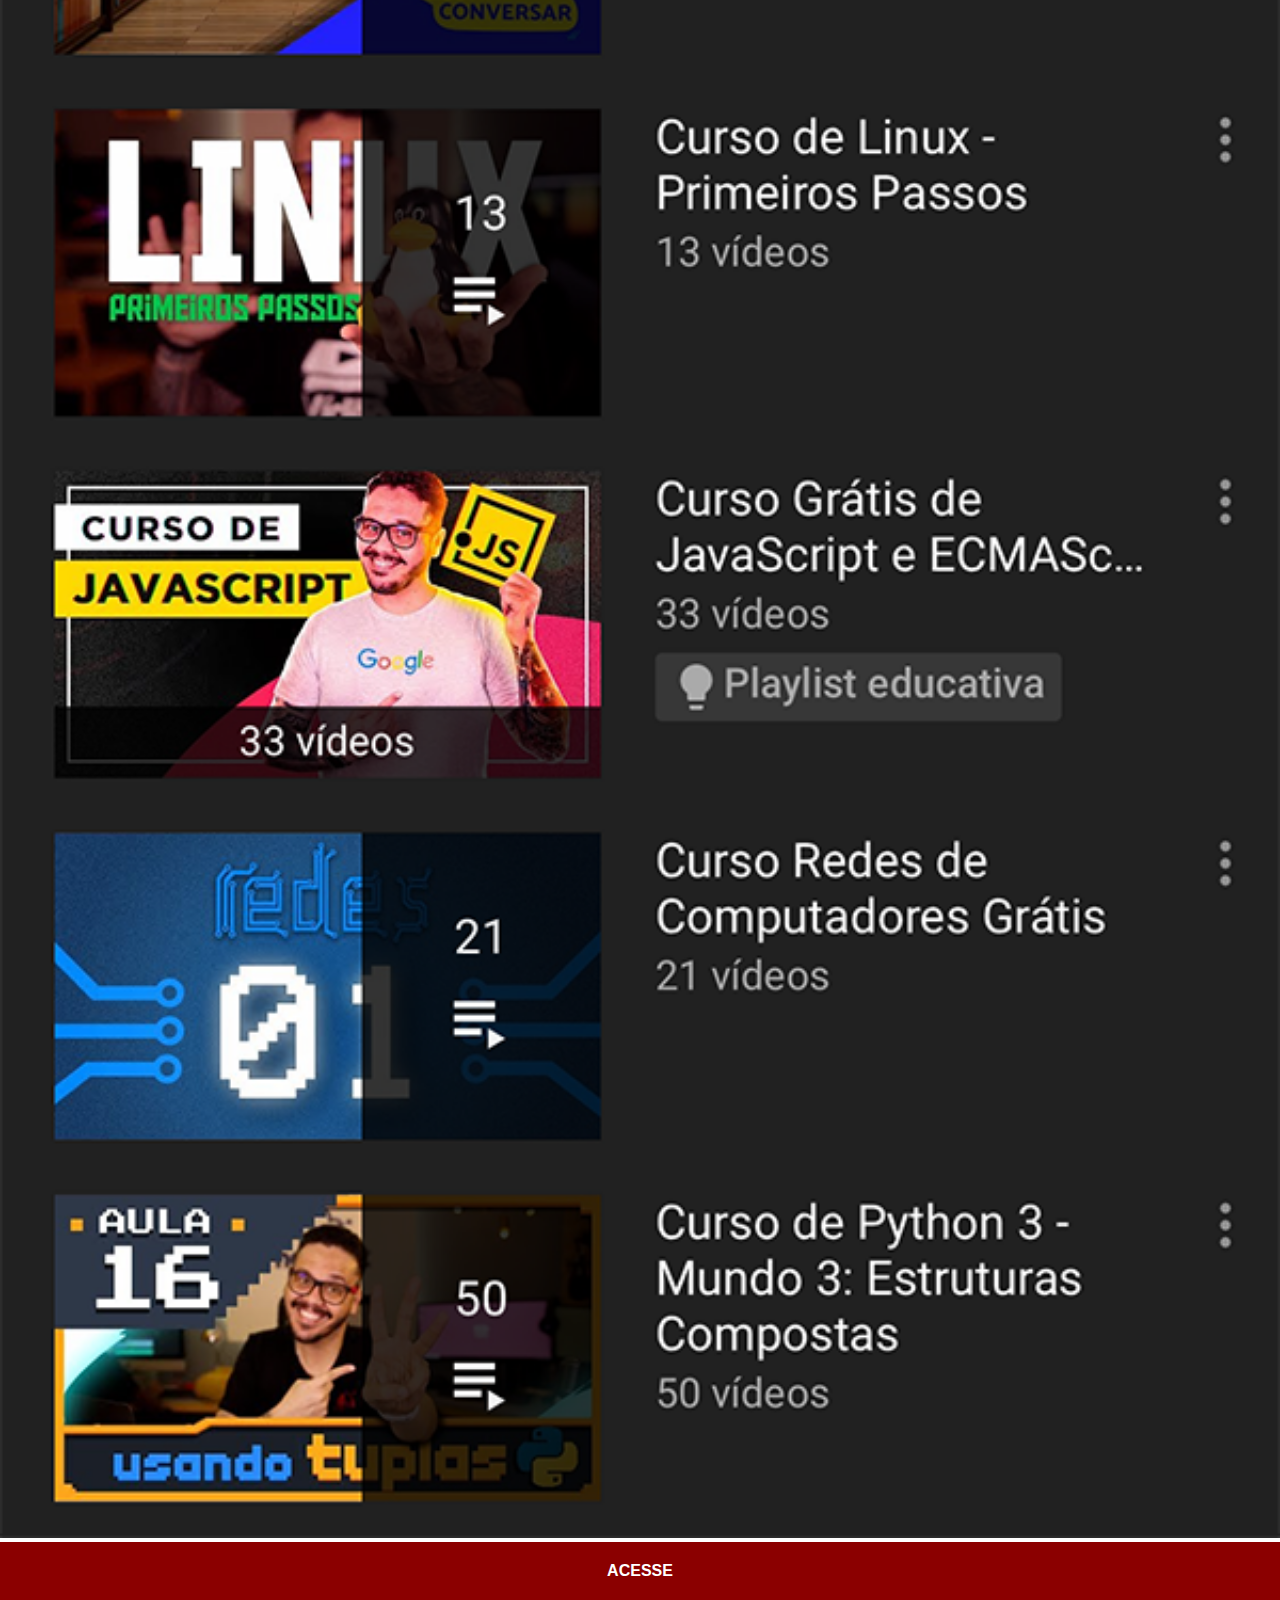
<file: twitter.html>
<!DOCTYPE html>
<html lang="pt-br">
<head>
    <meta charset="UTF-8">
    <meta http-equiv="X-UA-Compatible" content="IE=edge">
    <meta name="viewport" content="width=device-width, initial-scale=1.0">
    <title>YouTube</title>
    <link rel="stylesheet" href="estilos/social.css">
</head>
<body>
    <img src="imagens/tela-youtube.png" alt="YouTube">
    <a href="https://www.youtube.com/channel/UCFF29jLvxFJU8t97Tn7nHVQ" target="_blank">ACESSE</a>
</body>
</html>
</file>
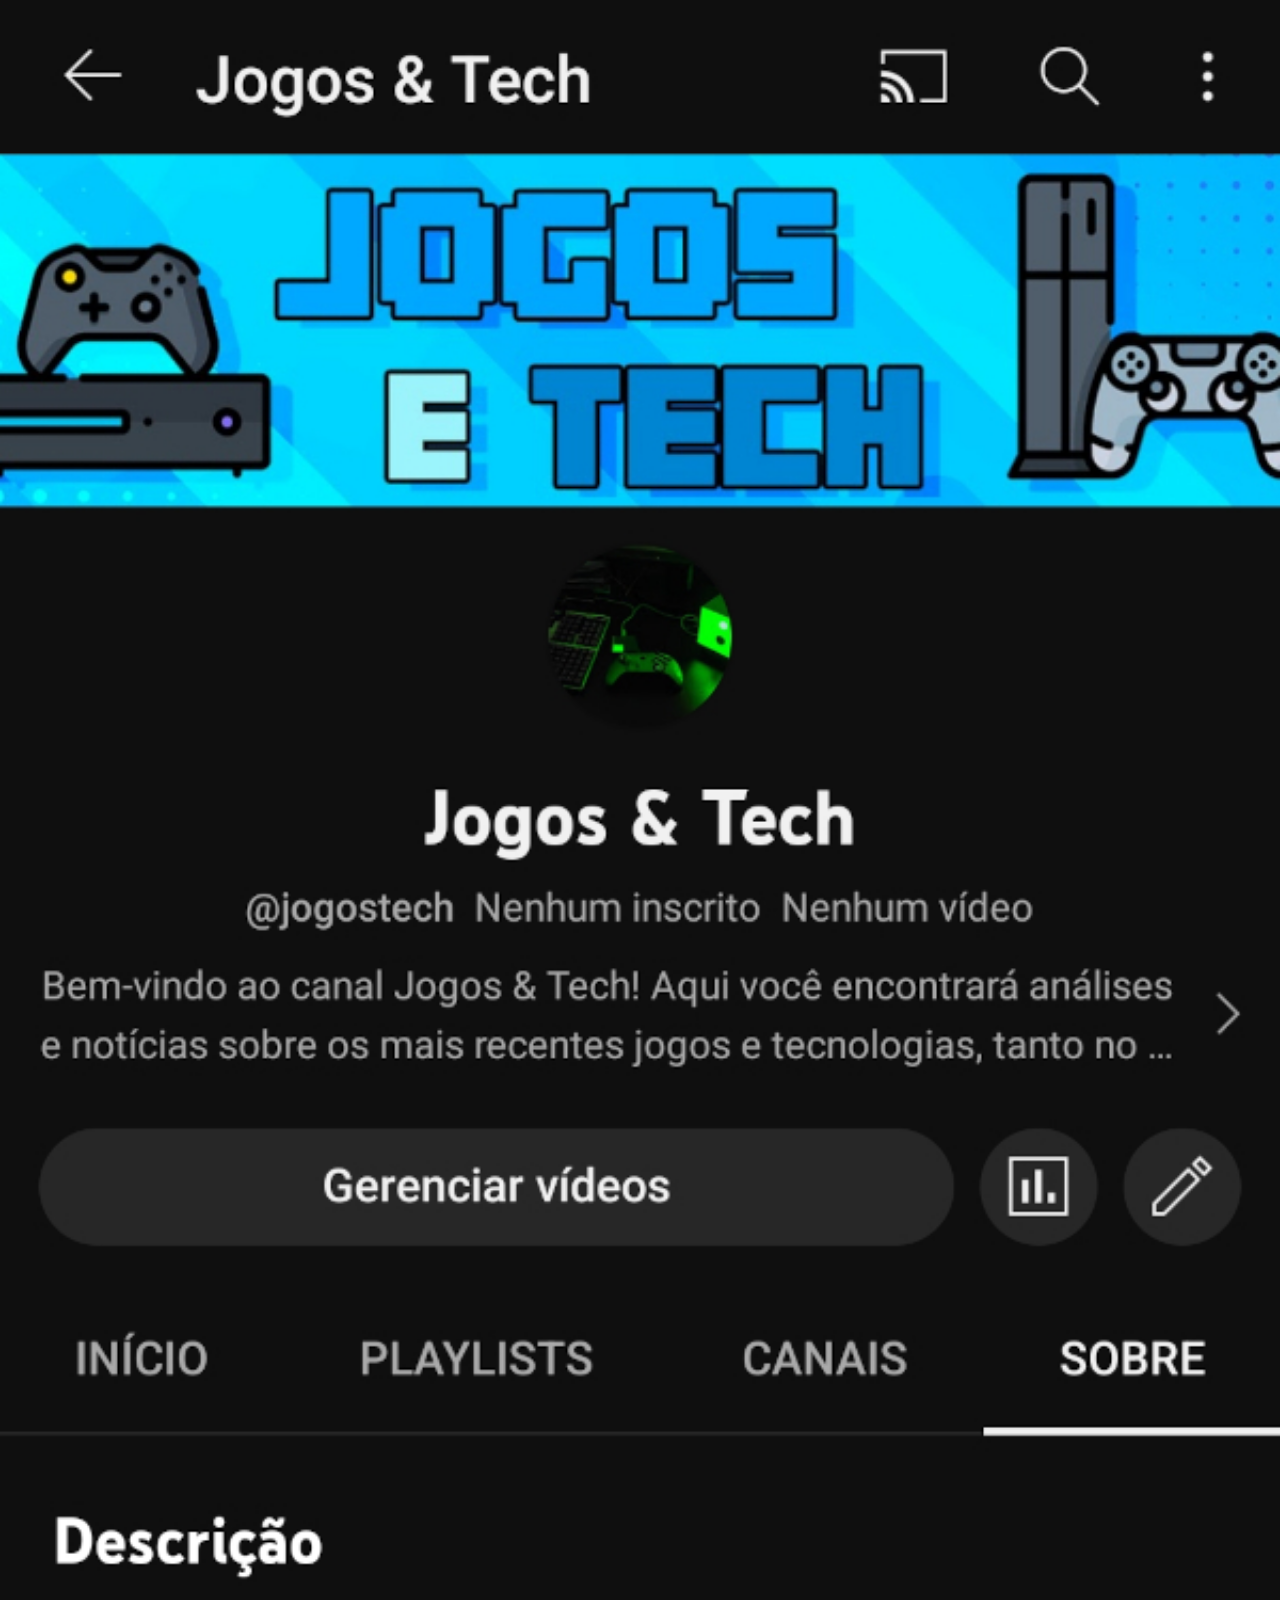
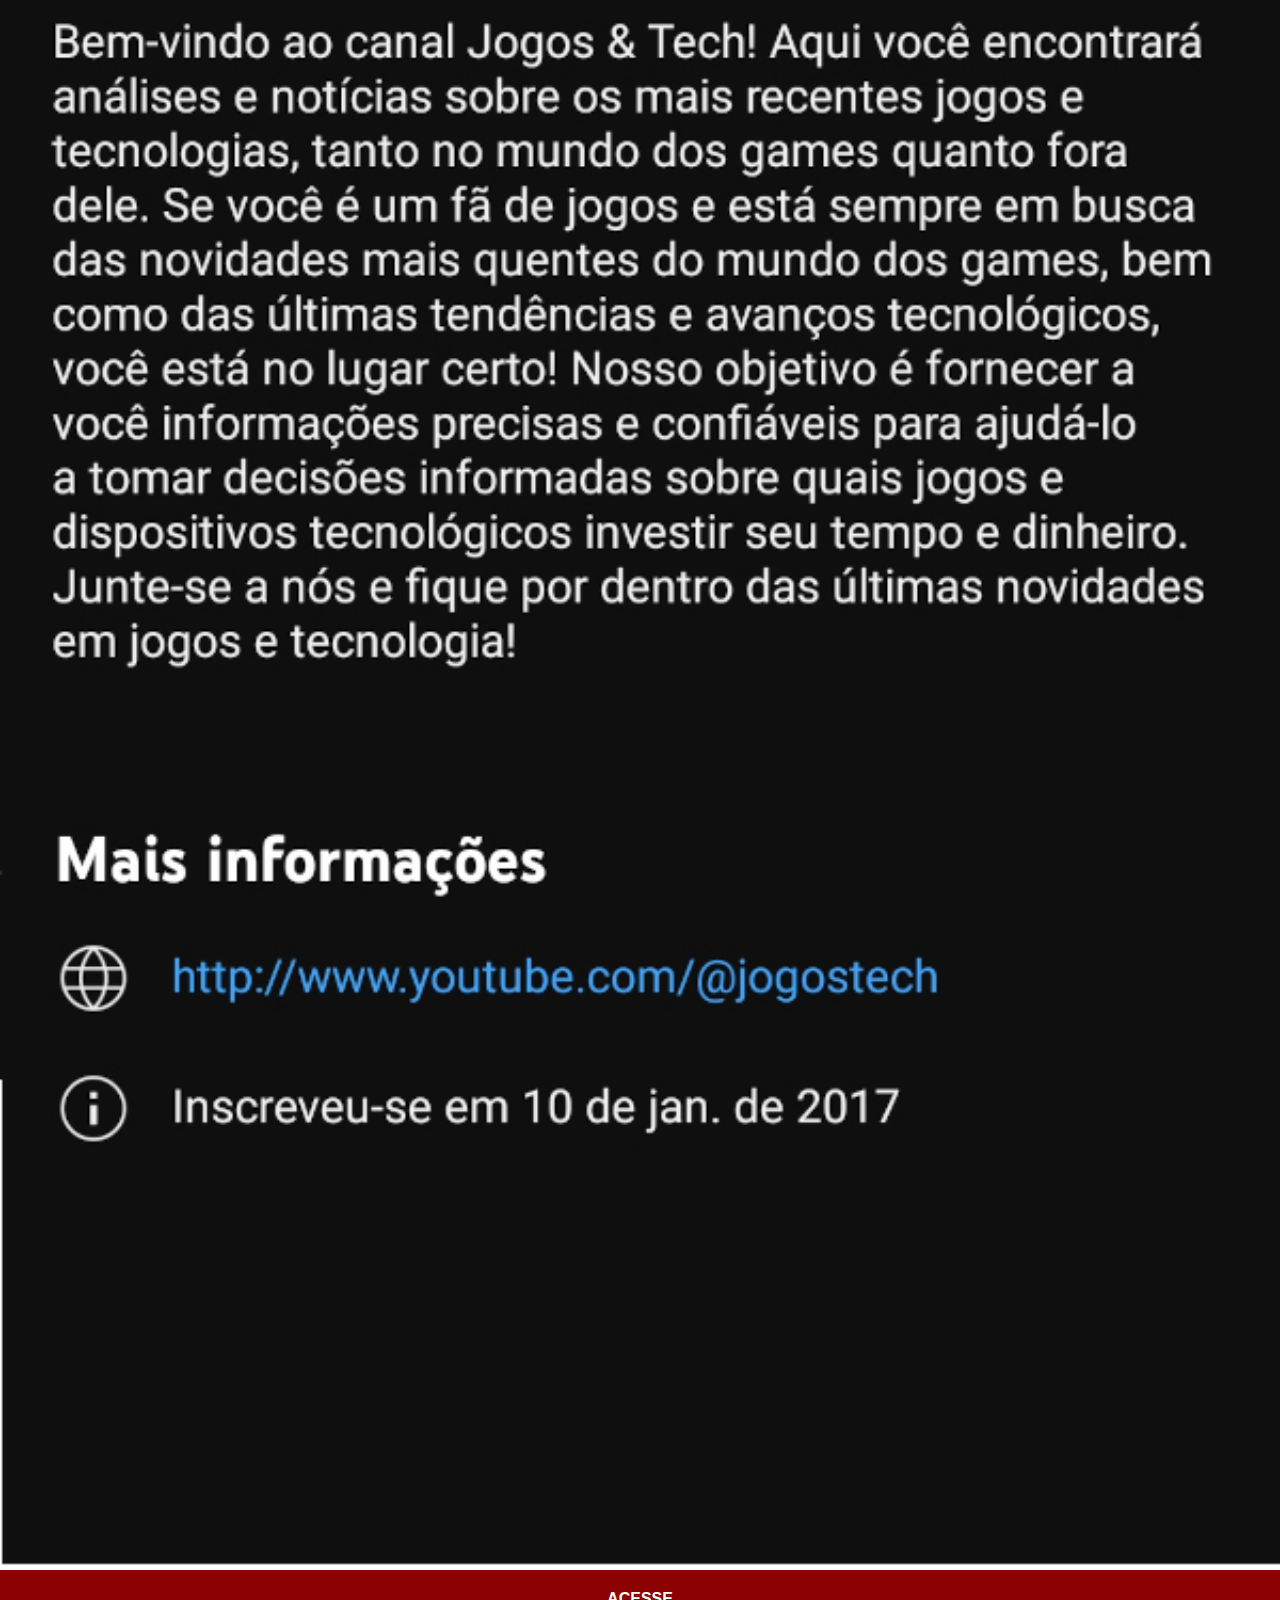
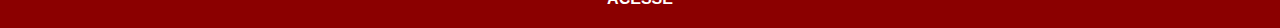
<file: youtube.html>
<!DOCTYPE html>
<html lang="pt-br">
<head>
    <meta charset="UTF-8">
    <meta http-equiv="X-UA-Compatible" content="IE=edge">
    <meta name="viewport" content="width=device-width, initial-scale=1.0">
    <title>YouTube</title>
    <link rel="stylesheet" href="estilos/social.css">
</head>
<body>
    <img src="imagens/minhas-imgs/meu-youtube.jpg" alt="YouTube">
    <a href="https://www.youtube.com/channel/UCFF29jLvxFJU8t97Tn7nHVQ" target="_blank">ACESSE</a>
</body>
</html>
</file>
<file: estilos/style.css>
@charset "UTF-8";

* {
    margin: 0px;
    padding: 0px;
    font-family: Arial, Helvetica, sans-serif;
}

html, body {
    height: 100vh;
    width: 100vw;
    background-color: black;
}

body {
    background: url(../imagens/fundo-madeira.jpg) no-repeat top center;
    background-size: cover;
    background-attachment: fixed;
}

main {
    position: relative;
    height: 100vh;
}

section#telefone {
    position: absolute;
    top: 50%;
    left: 50%;
    transform: translate(-50%, -50%);

    height: 627px;
    width: 311px;
    background: url(../imagens/frame-iphone.png) no-repeat;
}

iframe#tela {
    position: relative;
    top: 80px;
    left: 22px;
    width: 267px;
    height: 471px;
}

section#redes-sociais {
    text-align: right;
}

section#redes-sociais img {
    width: 50px;
    margin: 10px;
    border-radius: 50%;
    box-shadow: 2px 2px 5px rgba(0, 0, 0, 0.400);
    box-sizing: border-box;
}

section#redes-sociais img:hover {
    border: 2px solid rgba(255, 255, 255, 0.637);
    transform: translate(-3px, -3px);
    box-shadow: 5px 5px 10px rgba(0, 0, 0, 0.623);
    transition: transform .3s, border 0.3s;
}
</file>
<file: estilos/social.css>
@charset "UTF-8";

* {
    margin: 0px;
    padding: 0px;
    font-family: Arial, Helvetica, sans-serif;
}

::-webkit-scrollbar {
    width: 0px;
    height: 0px;
}

img {
    width: 100vw;
}

a {
    display: block;
    background-color: darkred;
    color: white;
    padding: 20px;
    text-align: center;
    font-weight: bolder;
    text-decoration: none;
}

a:hover {
    background-color: red;
    transition: background-color .3s;
}
</file>
